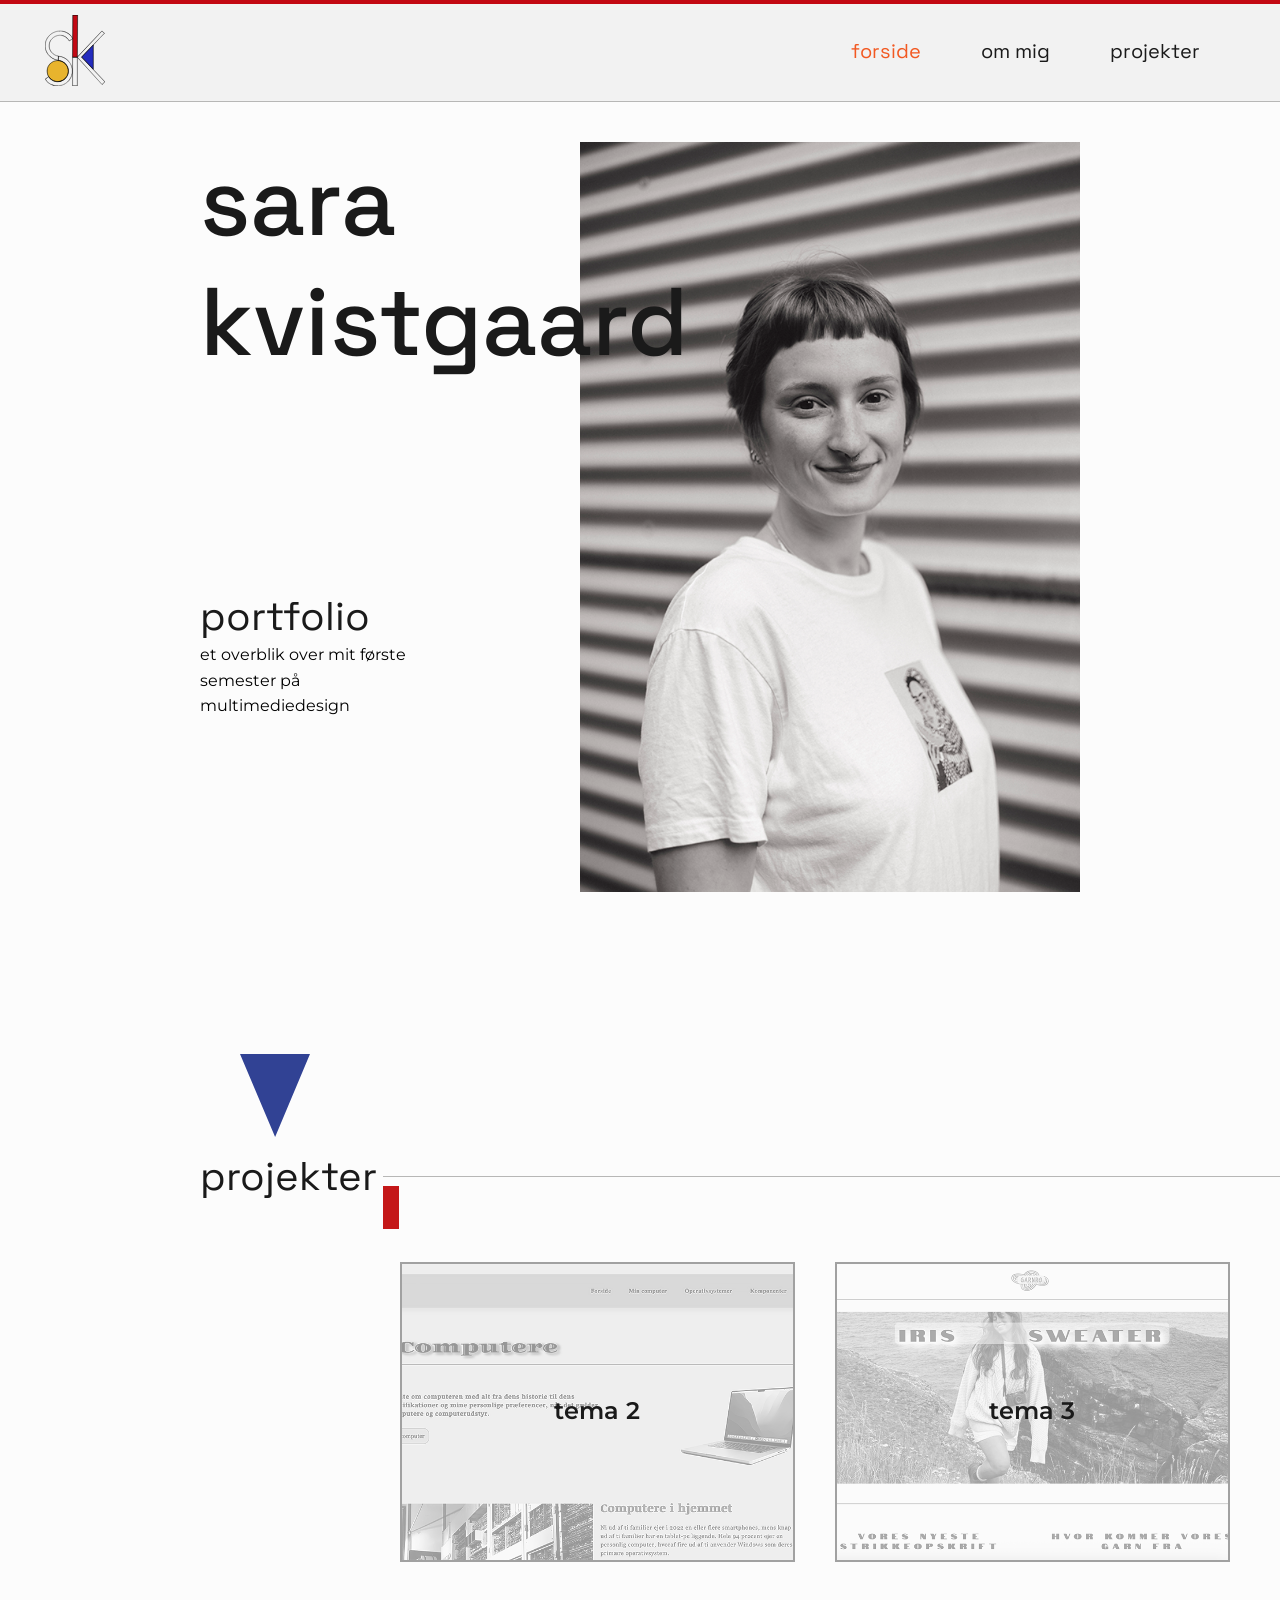
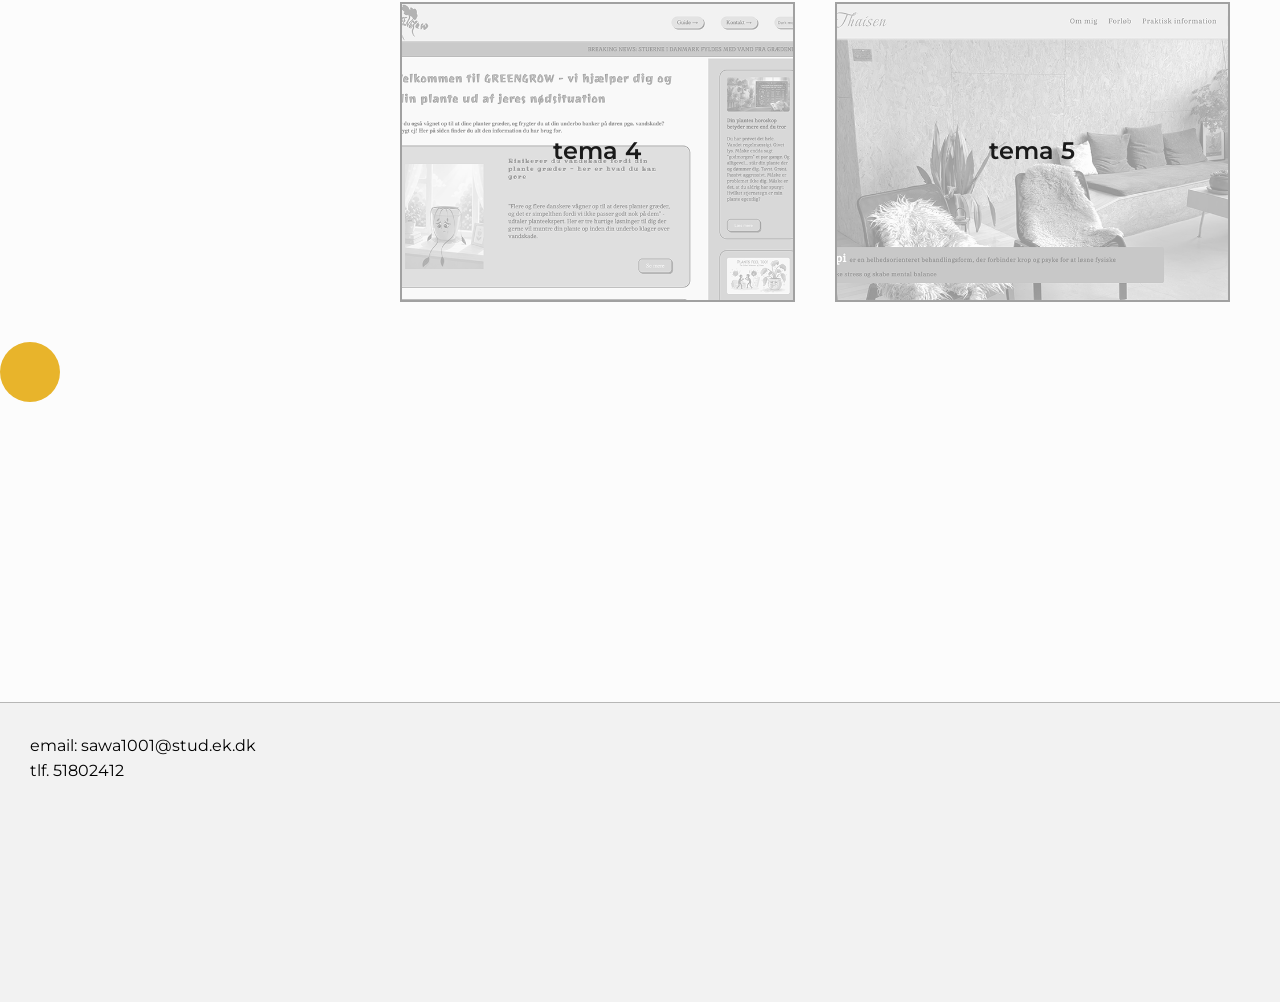
<file: index.html>
<!DOCTYPE html>
<html lang="da">

<head>
    <meta charset="UTF-8">
    <meta name="viewport" content="width=device-width, initial-scale=1.0">

    <meta name="robots" content="noindex">

    <link rel="preconnect" href="https://fonts.googleapis.com">
    <link rel="preconnect" href="https://fonts.gstatic.com" crossorigin>
    <link href="https://fonts.googleapis.com/css2?family=Space+Grotesk:wght@300..700&display=swap" rel="stylesheet">

    <link rel="icon" type="image/x-icon" href="favikon_eksamen.svg">

    <link rel="preconnect" href="https://fonts.googleapis.com">
    <link rel="preconnect" href="https://fonts.gstatic.com" crossorigin>
    <link href="https://fonts.googleapis.com/css2?family=Montserrat:ital,wght@0,100..900;1,100..900&display=swap"
        rel="stylesheet">

    <link rel="stylesheet" href="css/generel.css">
    <link rel="stylesheet" href="css/style.css">
    <link rel="stylesheet" href="css/layout.css">

    <title>Forside</title>
</head>

<body>
    <header class="header_forside">

        <div>
            <a href="index.html">
                <img src="logo_eksamen.svg" alt="logo" />
            </a>
        </div>

        <nav>
            <ul class="menu">
                <li><a class="active" href="index.html">forside</a></li>
                <li><a href="om_mig.html">om mig</a></li>
                <li><a href="projekter.html">projekter</a></li>
            </ul>

            <button class="burger" aria-label="menu">
                <span class="line"></span>
                <span class="line"></span>
                <span class="line"></span>
            </button>
        </nav>

    </header>

    <main>
        <div class="forside">

            <h1>sara kvistgaard</h1>
            <img class="forside_img" src="img/portraet_eksamen.webp" alt="portraet">


            <div class="forside_portfolio">
                <h2>portfolio</h2>
                <p>et overblik over mit første semester på multimediedesign</p>
                <img class="geometrisk_form trekant forside_trekant" src="geometriske_former/triangle.svg"
                    alt="trekant">
            </div>



        </div>



        <div class="tema_subheader" id="forside_projekter">
            <div>
                <h2>projekter</h2>
            </div>
            <div class="grey_line">
                <div class="firkant firkant_forside"> <img class="firkant_img" src="geometriske_former/rectangle.svg"
                        alt="firkant">
                </div>
            </div>

        </div>



        <div class="forside_temaer">
            <a href="tema_2.html">
                <div class="grid_1-1-1">

                    <p>tema 2</p>
                    <img class="img_grid1-1-1" src="img/tema_2_loesning.webp" alt="tema 2">
                </div>
            </a>

            <a href="tema_3.html">
                <div class="grid_1-1-1">

                    <p>tema 3</p>
                    <img class="img_grid1-1-1" src="img/tema_3_loesning.webp" alt="tema 3">
                </div>
            </a>

            <a href="tema_4.html">
                <div class="grid_1-1-1">

                    <p>tema 4</p>
                    <img class="img_grid1-1-1" src="img/tema_4_loesning.webp" alt="tema 4">
                </div>
            </a>

            <a href="tema_5.html">
                <div class="grid_1-1-1">

                    <p>tema 5</p>
                    <img class="img_grid1-1-1" src="img/tema_5_loesning.webp" alt="tema 5">
                </div>
            </a>

        </div>

        <img class="geometrisk_form circle_forside" src="geometriske_former/circle.svg" alt="cirkel">




    </main>

    <footer>
        <p>email: sawa1001@stud.ek.dk <br> tlf. 51802412</p>
    </footer>


    <script src="js/burger.js"></script>
</body>

</html>
</file>
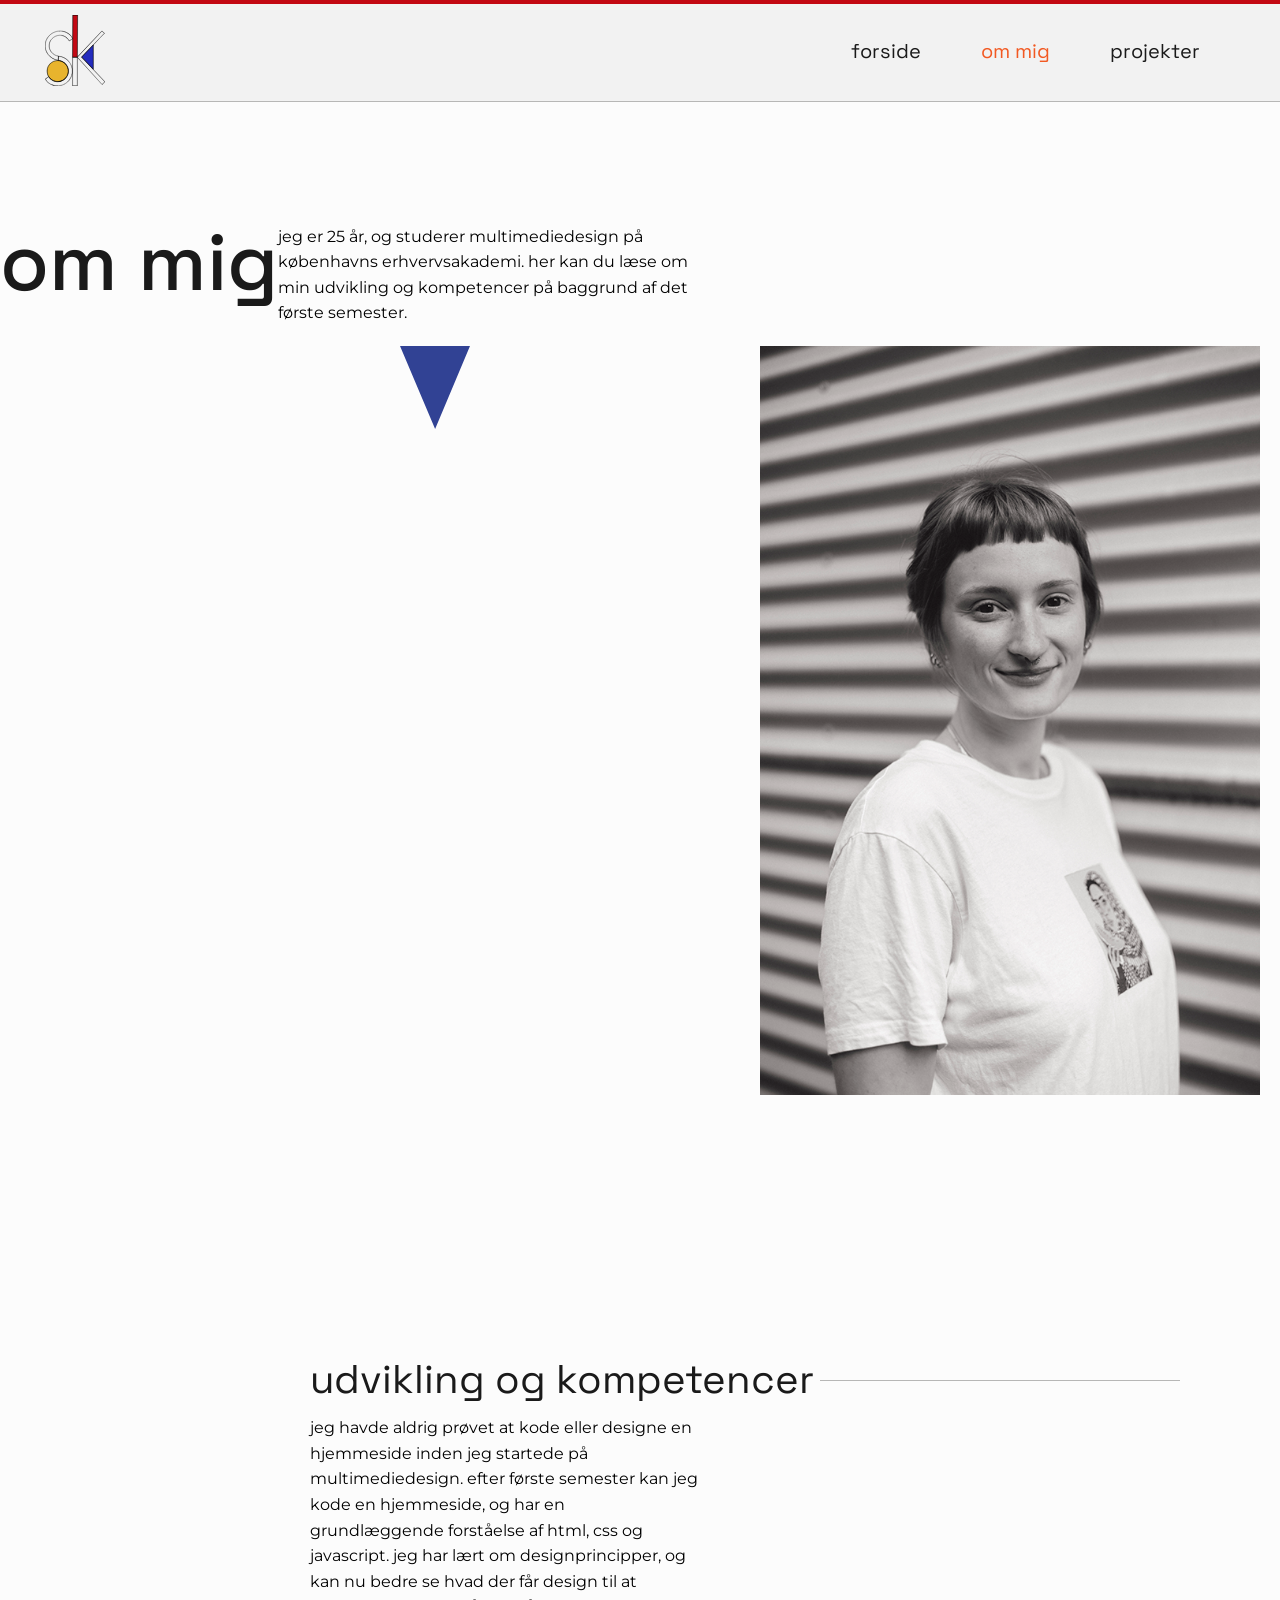
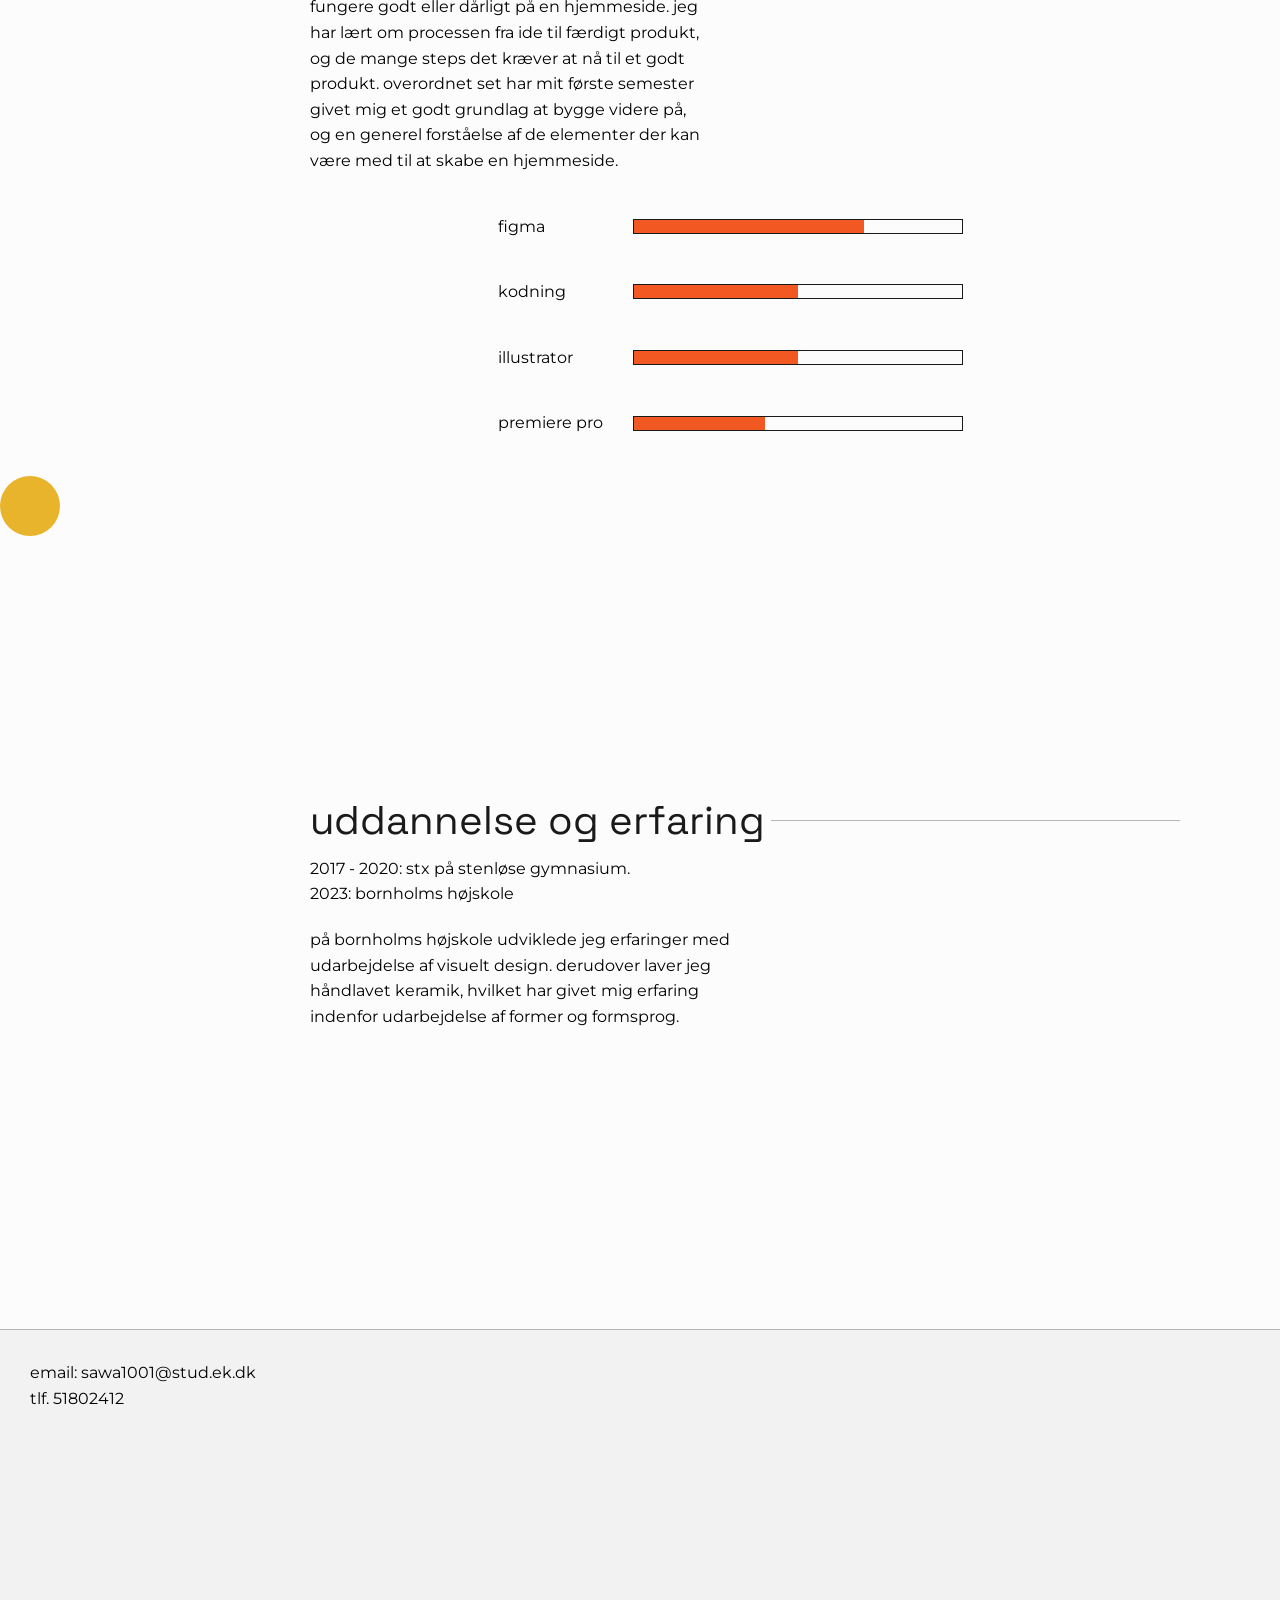
<file: om_mig.html>
<!DOCTYPE html>
<html lang="da">

<head>
    <meta charset="UTF-8">
    <meta name="viewport" content="width=device-width, initial-scale=1.0">

    <meta name="robots" content="noindex">

    <link rel="preconnect" href="https://fonts.googleapis.com">
    <link rel="preconnect" href="https://fonts.gstatic.com" crossorigin>
    <link href="https://fonts.googleapis.com/css2?family=Space+Grotesk:wght@300..700&display=swap" rel="stylesheet">

    <link rel="icon" type="image/x-icon" href="favikon_eksamen.svg">

    <link rel="preconnect" href="https://fonts.googleapis.com">
    <link rel="preconnect" href="https://fonts.gstatic.com" crossorigin>
    <link href="https://fonts.googleapis.com/css2?family=Montserrat:ital,wght@0,100..900;1,100..900&display=swap"
        rel="stylesheet">

    <link rel="stylesheet" href="css/generel.css">
    <link rel="stylesheet" href="css/style.css">
    <link rel="stylesheet" href="css/layout.css">

    <title>Om mig</title>

</head>

<body>

    <header class="header_tema2-5">

        <div>
            <a href="index.html">
                <img src="logo_eksamen.svg" alt="logo" />
            </a>
        </div>

        <nav>
            <ul class="menu">
                <li><a href="index.html">forside</a></li>
                <li><a class="active" href="om_mig.html">om mig</a></li>
                <li><a href="projekter.html">projekter</a></li>
            </ul>

            <button class="burger" aria-label="menu">
                <span class="line"></span>
                <span class="line"></span>
                <span class="line"></span>
            </button>
        </nav>



    </header>





    <main>

        <div>
            <div class="om_mig">
                <h1>om mig</h1>
                <div>
                    <p>jeg er 25 år, og studerer multimediedesign på københavns erhvervsakademi. her kan du læse om min
                        udvikling og
                        kompetencer på baggrund af det første semester.</p>
                </div>
            </div>

            <div class="portraet_trekant">
                <img class="portraet" src="img/portraet_eksamen.webp" alt="portraet">

                <img class="geometrisk_form trekant om_mig_trekant" src="geometriske_former/triangle.svg" alt="trekant">
            </div>

        </div>



        <div class="udvikling_kompetencer">
            <div class="tema_subheader">
                <div>
                    <h2>udvikling og kompetencer</h2>
                </div>
                <div class="grey_line"></div>
            </div>

            <div class="grid_udvikling_kompetencer">
                <div>
                    <p>
                        jeg havde aldrig prøvet at kode eller designe en hjemmeside inden jeg startede på
                        multimediedesign.
                        efter første
                        semester kan jeg kode en hjemmeside, og har en grundlæggende forståelse af html, css og
                        javascript.
                        jeg
                        har lært om
                        designprincipper, og kan nu bedre se hvad der får design til at fungere godt eller dårligt på en
                        hjemmeside. jeg har
                        lært om processen fra ide til færdigt produkt, og de mange steps det kræver at nå til et godt
                        produkt.
                        overordnet set
                        har mit første semester givet mig et godt grundlag at bygge videre på, og en generel forståelse
                        af
                        de
                        elementer der kan
                        være med til at skabe en hjemmeside.
                    </p>
                </div>

                <div class="bars">
                    <div class="grid_1-3">
                        <div>
                            <p class="p">figma</p>
                        </div>
                        <div class="kompetence_bar_figma"></div>
                    </div>

                    <div class="grid_1-3">
                        <div>
                            <p>kodning</p>
                        </div>
                        <div class="kompetence_bar_kodning"></div>
                    </div>

                    <div class="grid_1-3">
                        <div>
                            <p>illustrator</p>
                        </div>
                        <div class="kompetence_bar_illustrator"></div>
                    </div>

                    <div class="grid_1-3">
                        <div>
                            <p>premiere pro</p>
                        </div>
                        <div class="kompetence_bar_premiere"></div>
                    </div>
                </div>
            </div>

        </div>

        <img class="geometrisk_form om_mig_circel_1 tema_2-5_circle_loesning" src="geometriske_former/circle.svg"
            alt="cirkel">





        <div class="uddannelse_erfaring">
            <div class="tema_subheader">
                <div>
                    <h2>uddannelse og erfaring</h2>
                </div>
                <div class="grey_line"></div>
            </div>

            <div class="uddannelse_erfaring_p">
                <p>2017 - 2020: stx på stenløse gymnasium. <br> </p>
                <p>2023: bornholms højskole</p>
            </div>
            <div class="uddannelse_erfaring_p forklarende_erfaring">
                <p>på bornholms højskole udviklede jeg erfaringer med udarbejdelse af visuelt design.
                    derudover laver
                    jeg håndlavet keramik, hvilket har givet mig erfaring indenfor udarbejdelse af former og
                    formsprog.
                </p>
            </div>
        </div>





    </main>




    <footer>
        <p>email: sawa1001@stud.ek.dk <br> tlf. 51802412</p>
    </footer>



    <script src=" js/burger.js">
    </script>
</body>

</html>
</file>
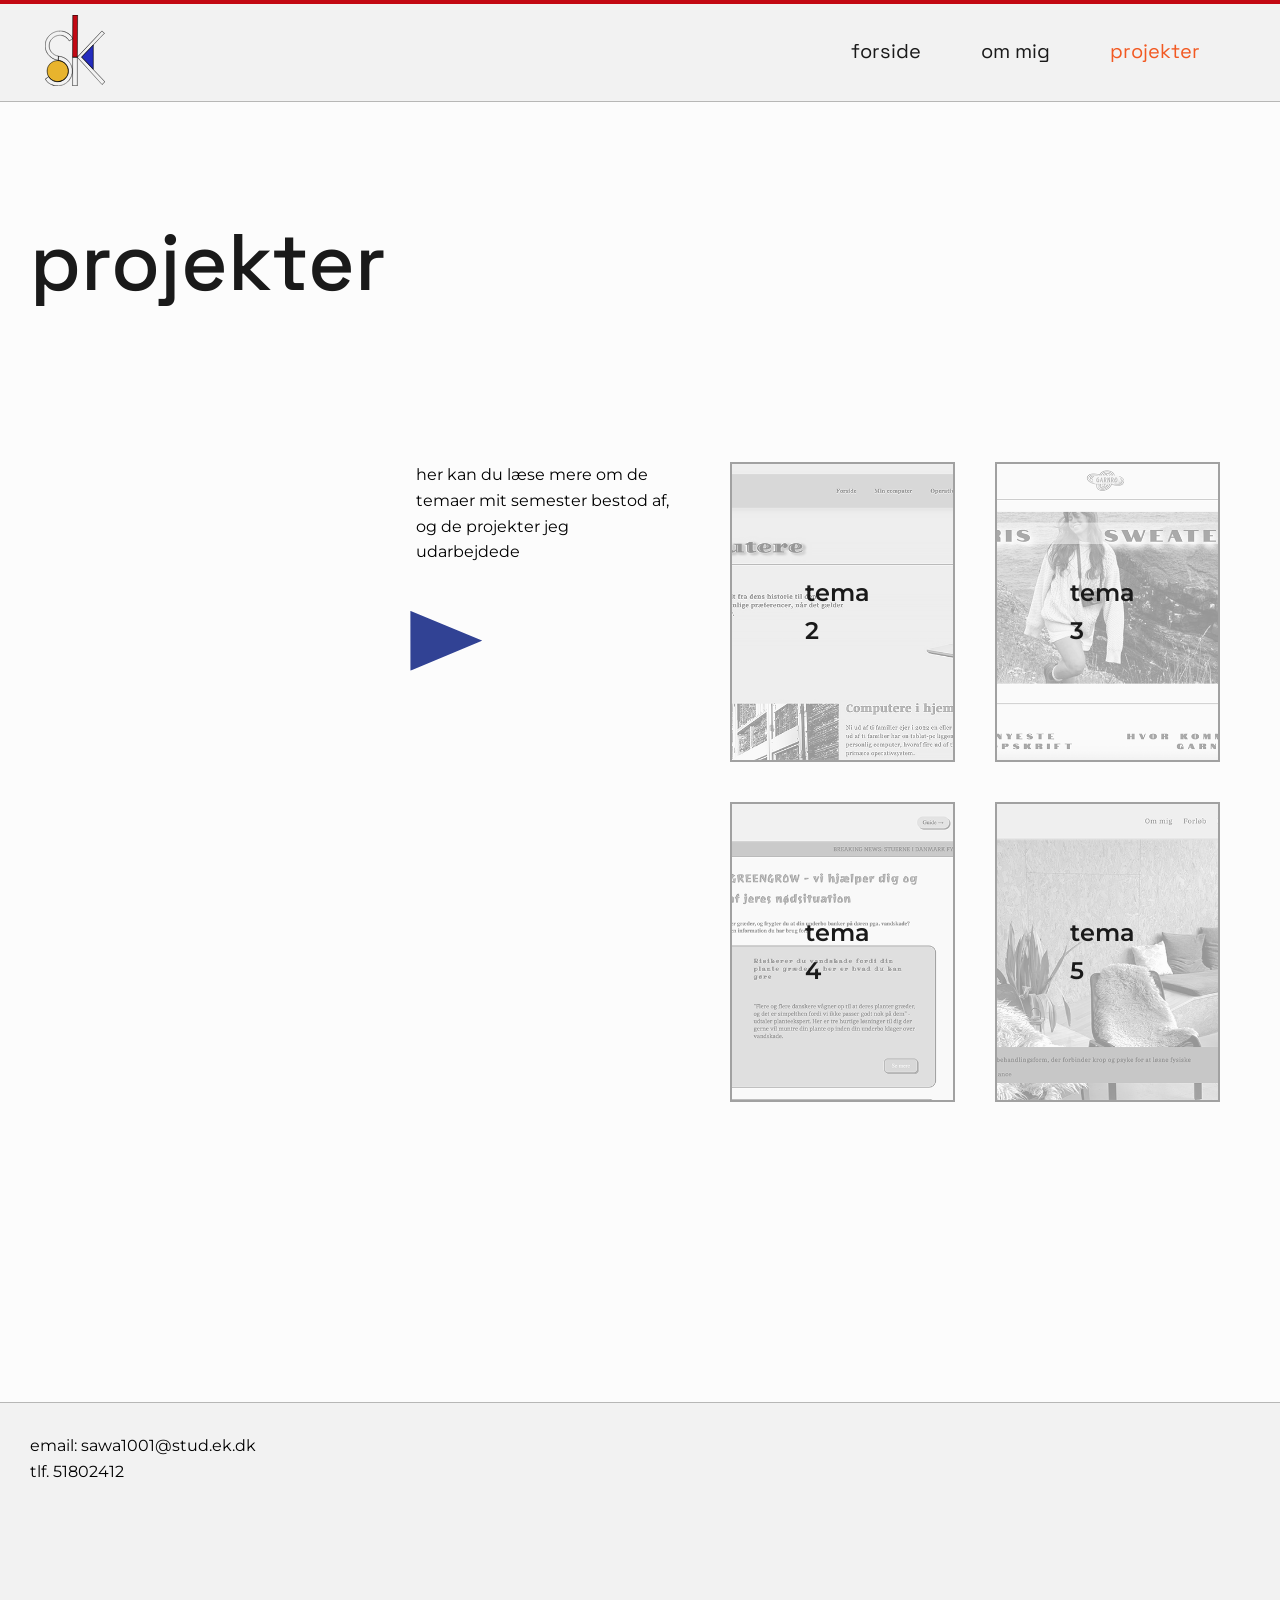
<file: projekter.html>
<!DOCTYPE html>
<html lang="da">

<head>
    <meta charset="UTF-8">
    <meta name="viewport" content="width=device-width, initial-scale=1.0">

    <meta name="robots" content="noindex">

    <link rel="preconnect" href="https://fonts.googleapis.com">
    <link rel="preconnect" href="https://fonts.gstatic.com" crossorigin>
    <link href="https://fonts.googleapis.com/css2?family=Space+Grotesk:wght@300..700&display=swap" rel="stylesheet">

    <link rel="icon" type="image/x-icon" href="favikon_eksamen.svg">

    <link rel="preconnect" href="https://fonts.googleapis.com">
    <link rel="preconnect" href="https://fonts.gstatic.com" crossorigin>
    <link href="https://fonts.googleapis.com/css2?family=Montserrat:ital,wght@0,100..900;1,100..900&display=swap"
        rel="stylesheet">

    <link rel="stylesheet" href="css/generel.css">
    <link rel="stylesheet" href="css/style.css">
    <link rel="stylesheet" href="css/layout.css">

    <title>Projekter</title>

</head>

<body>

    <header class="header_projekter">
        <div>
            <a href="index.html">
                <img src="logo_eksamen.svg" alt="logo" />
            </a>
        </div>

        <nav>
            <ul class="menu">
                <li><a href="index.html">forside</a></li>
                <li><a href="om_mig.html">om mig</a></li>
                <li><a class="active" href="projekter.html">projekter</a></li>
            </ul>

            <button class="burger" aria-label="menu">
                <span class="line"></span>
                <span class="line"></span>
                <span class="line"></span>
            </button>
        </nav>
    </header>



    <main>

        <div class="grid_projekter">


            <h1 class="projekter">projekter</h1>
            <div class="projekter_forklaring">
                <p>her kan du læse mere om de temaer mit semester bestod af, og de
                    projekter
                    jeg udarbejdede
                </p>
                <img class="geometrisk_form trekant_projekter" src="geometriske_former/triangle.svg" alt="trekant">
            </div>
            <div class="forside_temaer">
                <a href="tema_2.html">
                    <div class="grid_1-1-1 projekter_img">

                        <p>tema 2</p>
                        <img class="img_grid1-1-1" src="img/tema_2_loesning.webp" alt="tema 2">
                    </div>
                </a>

                <a href="tema_3.html">
                    <div class="grid_1-1-1 projekter_img">

                        <p>tema 3</p>
                        <img class="img_grid1-1-1" src="img/tema_3_loesning.webp" alt="tema 3">
                    </div>
                </a>

                <a href="tema_4.html">
                    <div class="grid_1-1-1 projekter_img">

                        <p>tema 4</p>
                        <img class="img_grid1-1-1" src="img/tema_4_loesning.webp" alt="tema 4">
                    </div>
                </a>

                <a href="tema_5.html">
                    <div class="grid_1-1-1 projekter_img">

                        <p>tema 5</p>
                        <img class="img_grid1-1-1" src="img/tema_5_loesning.webp" alt="tema 5">
                    </div>
                </a>

            </div>

        </div>


    </main>



    <footer>
        <p>email: sawa1001@stud.ek.dk <br> tlf. 51802412</p>
    </footer>



    <script src="js/burger.js"></script>
</body>

</html>
</file>
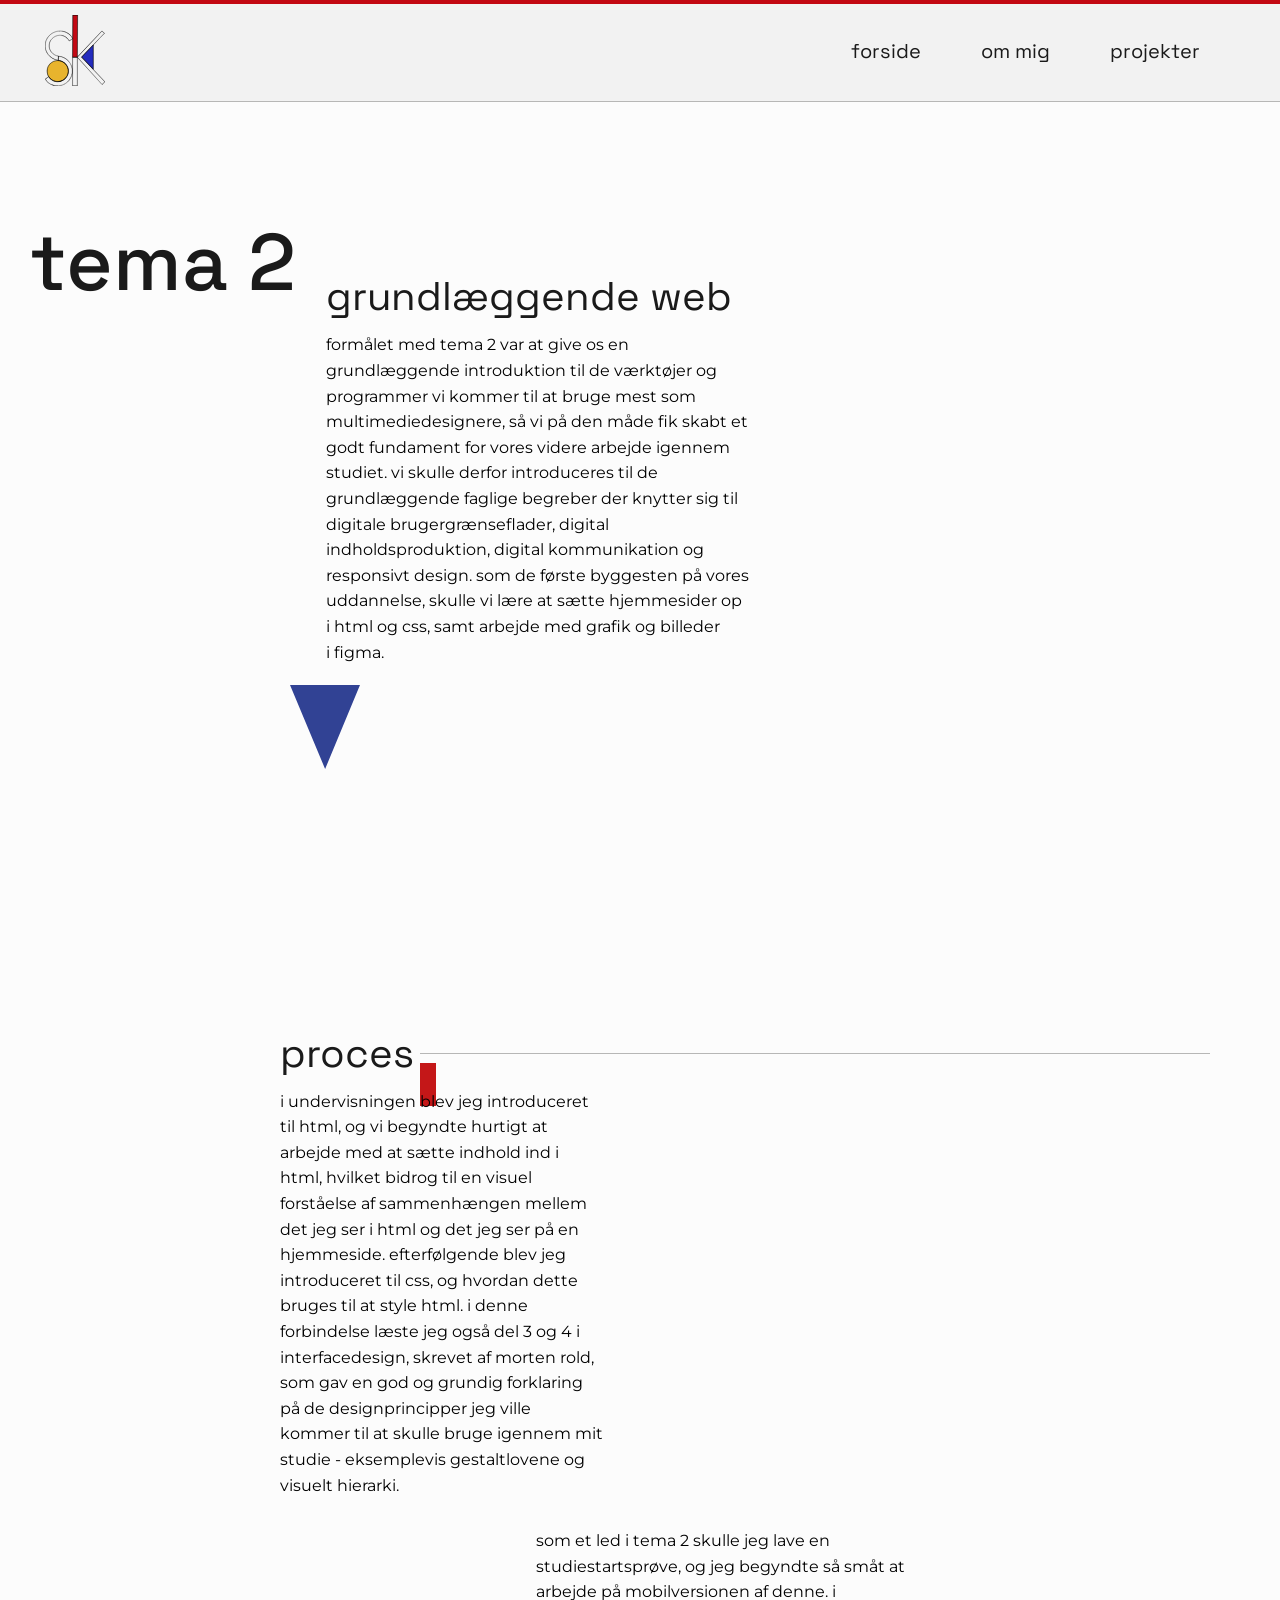
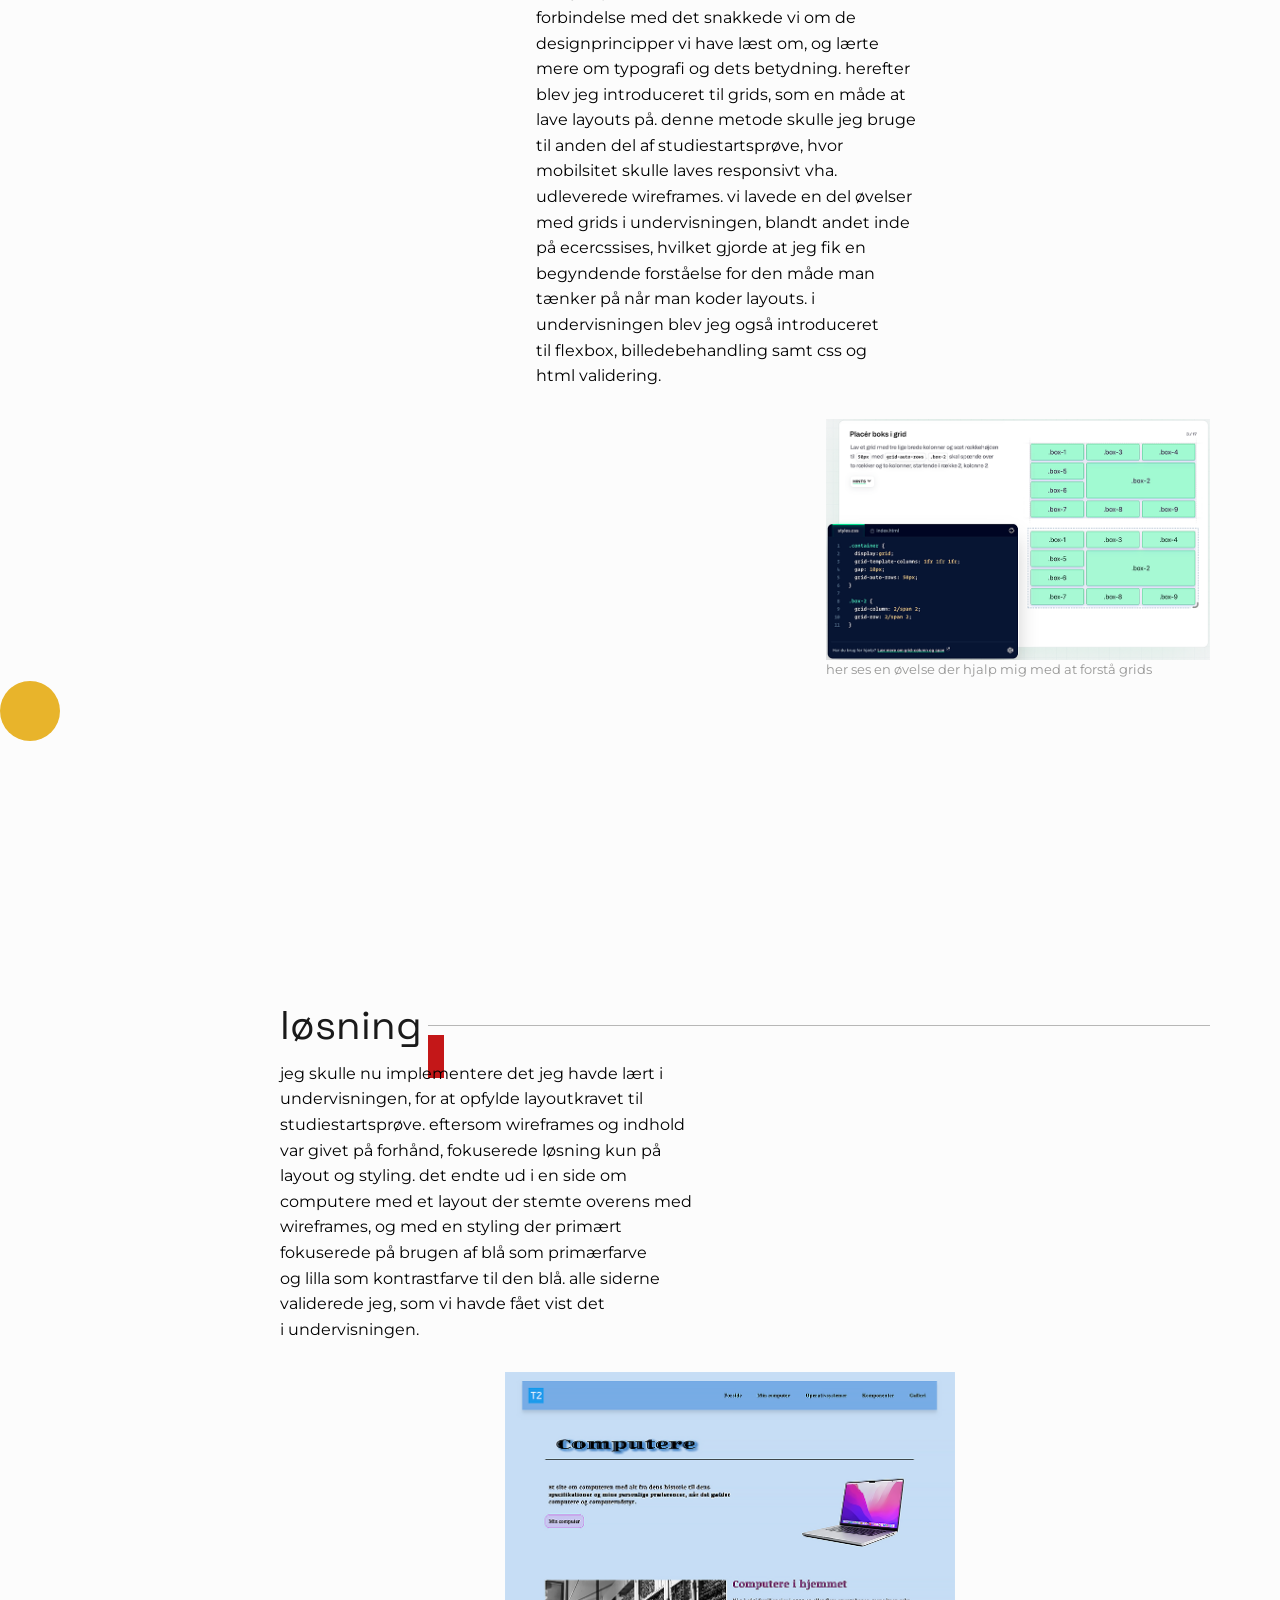
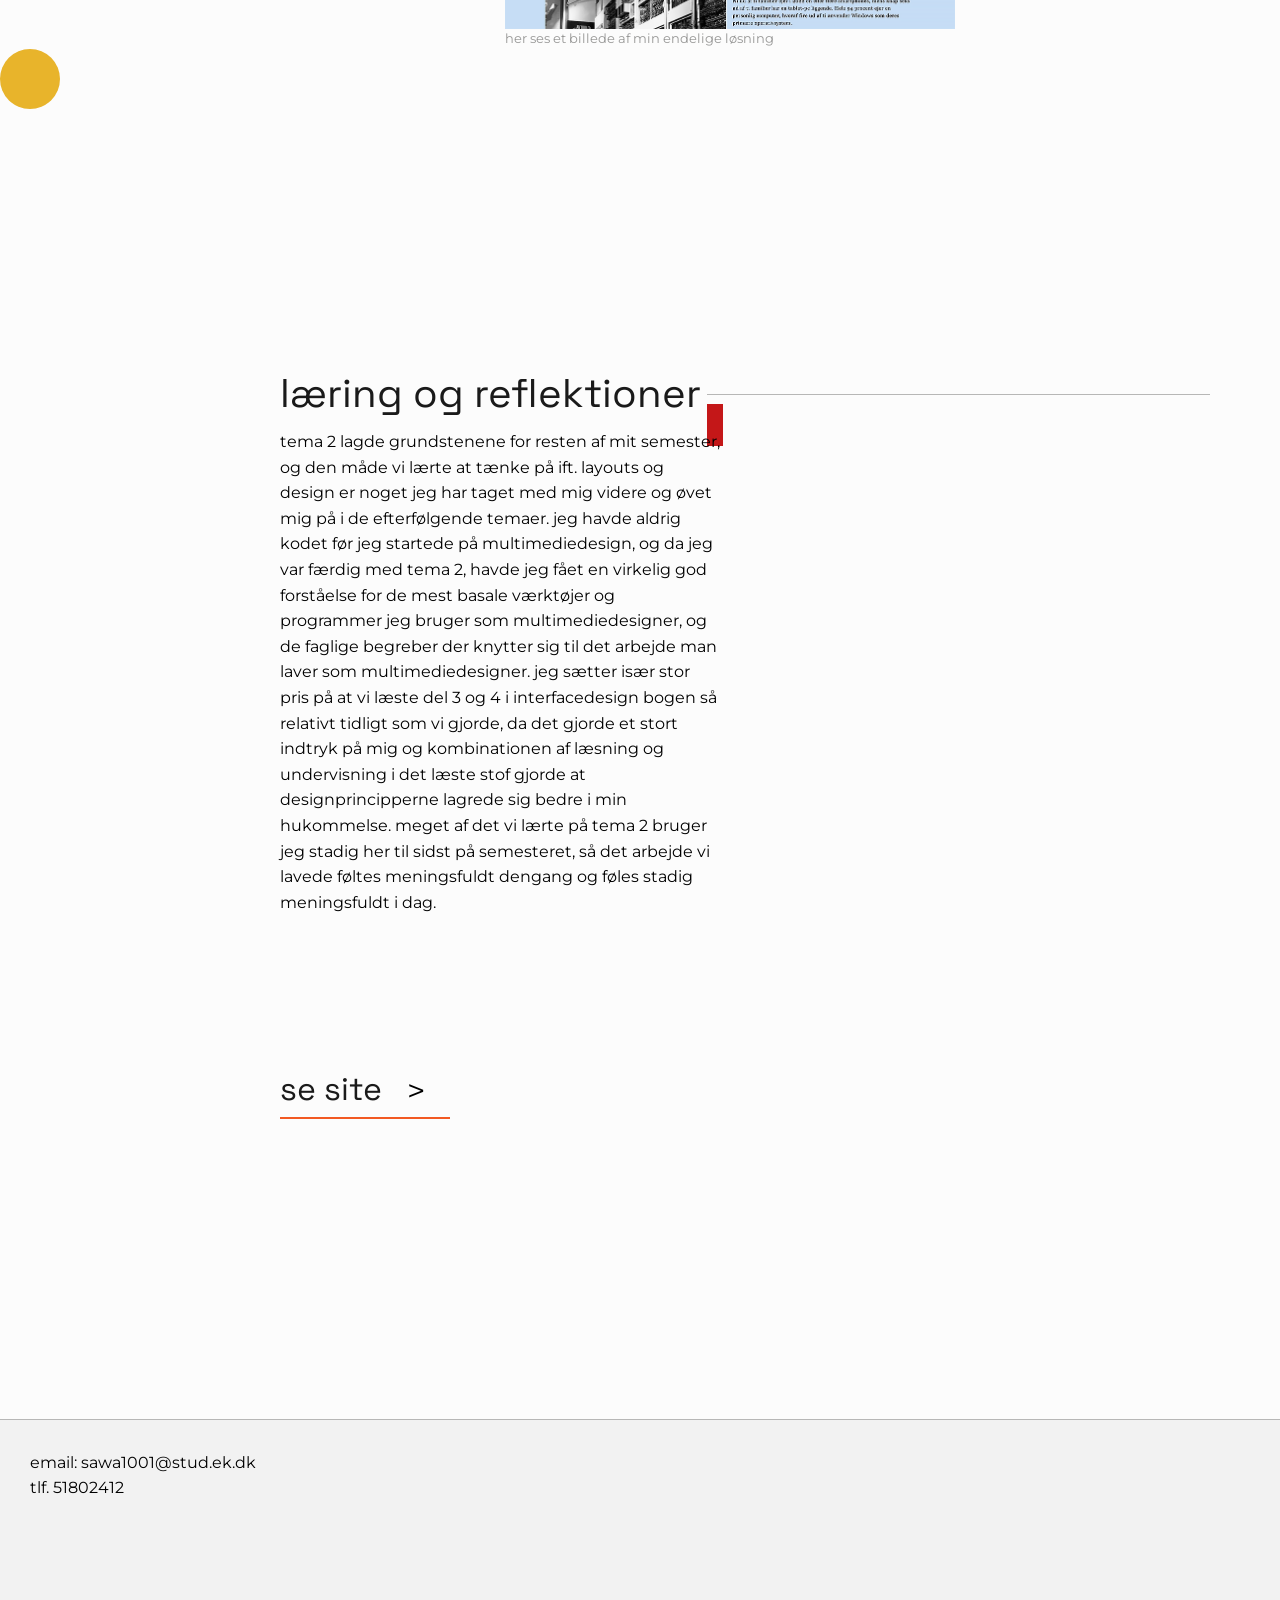
<file: tema_2.html>
<!DOCTYPE html>
<html lang="da">

<head>
    <meta charset="UTF-8">
    <meta name="viewport" content="width=device-width, initial-scale=1.0">

    <meta name="robots" content="noindex">

    <link rel="preconnect" href="https://fonts.googleapis.com">
    <link rel="preconnect" href="https://fonts.gstatic.com" crossorigin>
    <link href="https://fonts.googleapis.com/css2?family=Space+Grotesk:wght@300..700&display=swap" rel="stylesheet">

    <link rel="icon" type="image/x-icon" href="favikon_eksamen.svg">

    <link rel="preconnect" href="https://fonts.googleapis.com">
    <link rel="preconnect" href="https://fonts.gstatic.com" crossorigin>
    <link href="https://fonts.googleapis.com/css2?family=Montserrat:ital,wght@0,100..900;1,100..900&display=swap"
        rel="stylesheet">

    <link rel="stylesheet" href="css/generel.css">
    <link rel="stylesheet" href="css/style.css">
    <link rel="stylesheet" href="css/layout.css">


    <title>Tema 2</title>

</head>

<body>

    <header class="header_tema2-5">
        <div>
            <a href="index.html">
                <img src="logo_eksamen.svg" alt="logo" />
            </a>
        </div>

        <nav>
            <ul class="menu">
                <li><a href="index.html">forside</a></li>
                <li><a href="om_mig.html">om mig</a></li>
                <li><a href="projekter.html">projekter</a></li>
            </ul>

            <button class="burger" aria-label="menu">
                <span class="line"></span>
                <span class="line"></span>
                <span class="line"></span>
            </button>
        </nav>
    </header>


    <main>

        <div class="tema_2-5">
            <h1>tema 2</h1>
            <div>
                <h2>grundlæggende web</h2>
                <p>formålet med tema 2 var at give os en grundlæggende introduktion til de værktøjer og programmer vi
                    kommer
                    til at bruge mest som multimediedesignere,
                    så vi på den måde fik skabt et godt fundament for vores videre arbejde igennem studiet. vi skulle
                    derfor introduceres til de grundlæggende faglige begreber der knytter sig til digitale
                    brugergrænseflader,
                    digital indholdsproduktion, digital kommunikation og responsivt design. som de første byggesten på
                    vores
                    uddannelse, skulle vi lære at sætte hjemmesider op i html og css, samt arbejde med grafik og
                    billeder i
                    figma.
                </p>
            </div>

        </div>

        <img class="geometrisk_form trekant trekant_tema" src="geometriske_former/triangle.svg" alt="trekant">

        <div class="tema_proces">
            <div class="tema_subheader">
                <div>
                    <h2>proces</h2>
                </div>
                <div class="grey_line">
                    <div class="firkant firkant_tema"> <img class="firkant_img" src="geometriske_former/rectangle.svg"
                            alt="firkant">
                    </div>
                </div>

            </div>



            <div class="grid_tema_2-5">
                <div>
                    <p>i undervisningen blev jeg introduceret til html, og vi begyndte hurtigt at arbejde med at sætte
                        indhold ind i html,
                        hvilket bidrog til en visuel forståelse af sammenhængen mellem det jeg ser i html og det jeg ser
                        på
                        en hjemmeside.
                        efterfølgende blev jeg introduceret til css, og hvordan dette bruges til at style html. i denne
                        forbindelse læste jeg
                        også del 3 og 4 i interfacedesign, skrevet af morten rold, som gav en god og grundig forklaring
                        på
                        de
                        designprincipper jeg ville
                        kommer til at skulle bruge igennem mit studie - eksemplevis gestaltlovene og visuelt hierarki.
                    </p>
                </div>

                <div>
                    <p>som et led i tema 2 skulle jeg lave en studiestartsprøve, og jeg begyndte så småt at arbejde på
                        mobilversionen af denne.
                        i forbindelse med det snakkede vi om de designprincipper vi have læst om, og lærte mere om
                        typografi
                        og dets betydning.
                        herefter blev jeg introduceret til grids, som en måde at lave layouts på. denne metode skulle
                        jeg
                        bruge til anden del af
                        studiestartsprøve, hvor mobilsitet skulle laves responsivt vha. udleverede wireframes. vi lavede
                        en
                        del øvelser med
                        grids i undervisningen, blandt andet inde på ecercssises, hvilket gjorde at jeg fik en
                        begyndende
                        forståelse for den
                        måde man tænker på når man koder layouts. i undervisningen blev jeg også introduceret til
                        flexbox,
                        billedebehandling
                        samt css og html validering.</p>
                </div>

                <div>
                    <img src="img/tema_2_proces.webp" alt="proces">
                    <p class="billede-tekst">her ses en øvelse der hjalp mig med at forstå grids</p>
                </div>

            </div>

        </div>


        <img class="geometrisk_form tema_2_circle_proces" src="geometriske_former/circle.svg" alt="cirkel">

        <div class="tema_loesning">
            <div class="tema_subheader">
                <div>
                    <h2>løsning</h2>
                </div>
                <div class="grey_line">
                    <div class="firkant firkant_tema"> <img class="firkant_img" src="geometriske_former/rectangle.svg"
                            alt="firkant">
                    </div>
                </div>

            </div>

            <div class="grid_tema_2-5_loesning">
                <div>
                    <p>jeg skulle nu implementere det jeg havde lært i undervisningen, for at opfylde layoutkravet til
                        studiestartsprøve.
                        eftersom wireframes og indhold var givet på forhånd, fokuserede løsning kun på layout og
                        styling. det endte ud i en side
                        om computere med et layout der stemte overens med wireframes, og med en styling der primært
                        fokuserede på brugen af blå
                        som primærfarve og lilla som kontrastfarve til den blå. alle siderne validerede jeg, som vi
                        havde fået vist det i
                        undervisningen.</p>
                </div>

                <div>
                    <img src="img/tema_2_loesning.webp" alt="loesning">
                    <p class="billede-tekst">her ses et billede af min endelige løsning</p>
                </div>
            </div>
        </div>

        <img class="geometrisk_form circle_loesning tema_2-5_circle_loesning" src="geometriske_former/circle.svg"
            alt="cirkel">

        <div class="tema_2-5_reflektioner">
            <div class="tema_subheader">
                <div>
                    <h2>læring og reflektioner</h2>
                </div>
                <div class="grey_line">
                    <div class="firkant firkant_tema"> <img class="firkant_img" src="geometriske_former/rectangle.svg"
                            alt="firkant">
                    </div>
                </div>
            </div>


            <div class="tema_2-5_reflektioner_p">
                <p>tema 2 lagde grundstenene for resten af mit semester, og den måde vi lærte at tænke på ift.
                    layouts og design er noget jeg har
                    taget med mig videre og øvet mig på i de efterfølgende temaer. jeg havde aldrig kodet før jeg
                    startede på
                    multimediedesign, og da jeg var færdig med tema 2, havde jeg fået en virkelig god forståelse for
                    de mest basale
                    værktøjer og programmer jeg bruger som multimediedesigner, og de faglige begreber der knytter
                    sig til det arbejde man
                    laver som multimediedesigner. jeg sætter især stor pris på at vi læste del 3 og 4 i
                    interfacedesign bogen så relativt
                    tidligt som vi gjorde, da det gjorde et stort indtryk på mig og kombinationen af læsning og
                    undervisning i det læste
                    stof gjorde at designprincipperne lagrede sig bedre i min hukommelse. meget af det vi lærte på
                    tema 2 bruger jeg stadig
                    her til sidst på semesteret, så det arbejde vi lavede føltes meningsfuldt dengang og føles
                    stadig meningsfuldt i dag.</p>
            </div>

        </div>


        <div class="link_og_pil">
            <a class="link" href="https://sarakvistgaard.github.io/Website/" target="_blank">se site</a>
            <p id="link_pil">pil</p>
        </div>





    </main>


    <footer>
        <p>email: sawa1001@stud.ek.dk <br> tlf. 51802412</p>
    </footer>



    <script src="js/burger.js"></script>
    <script src="js/script.js"></script>
</body>

</html>
</file>
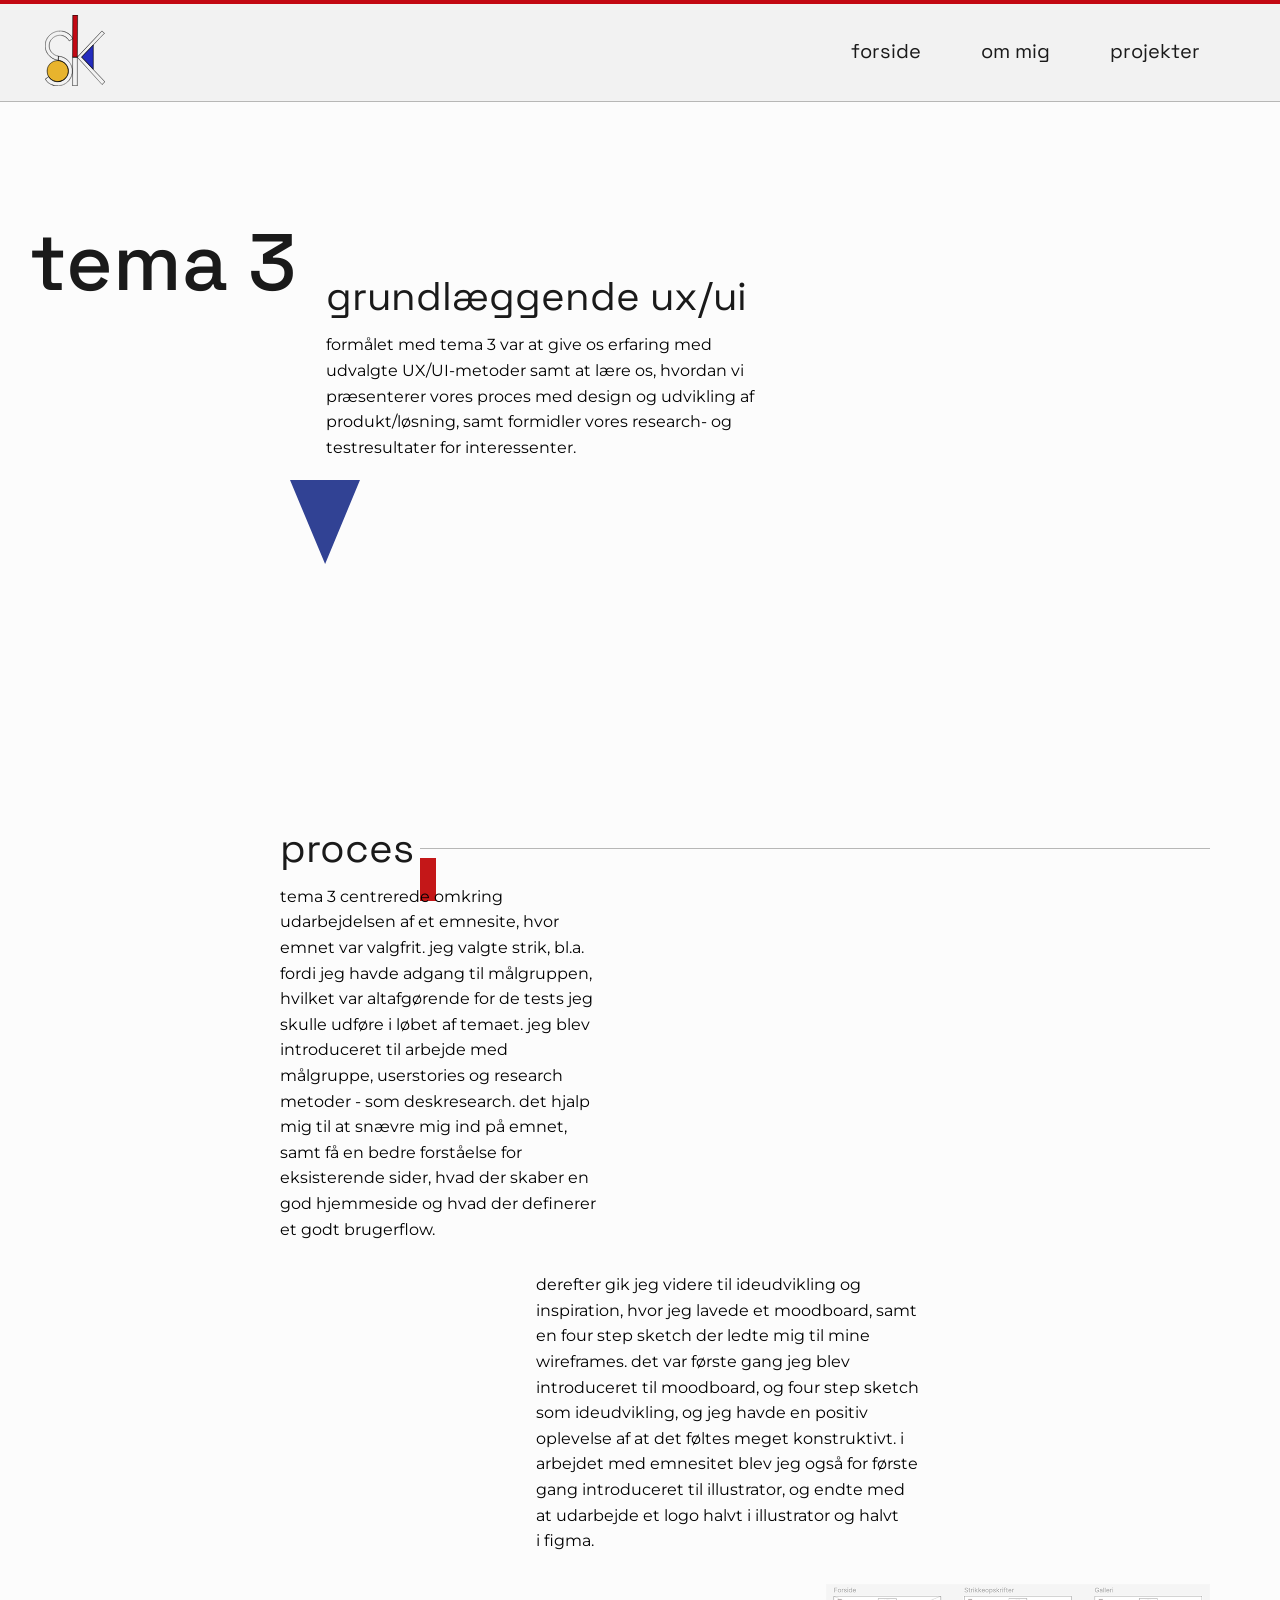
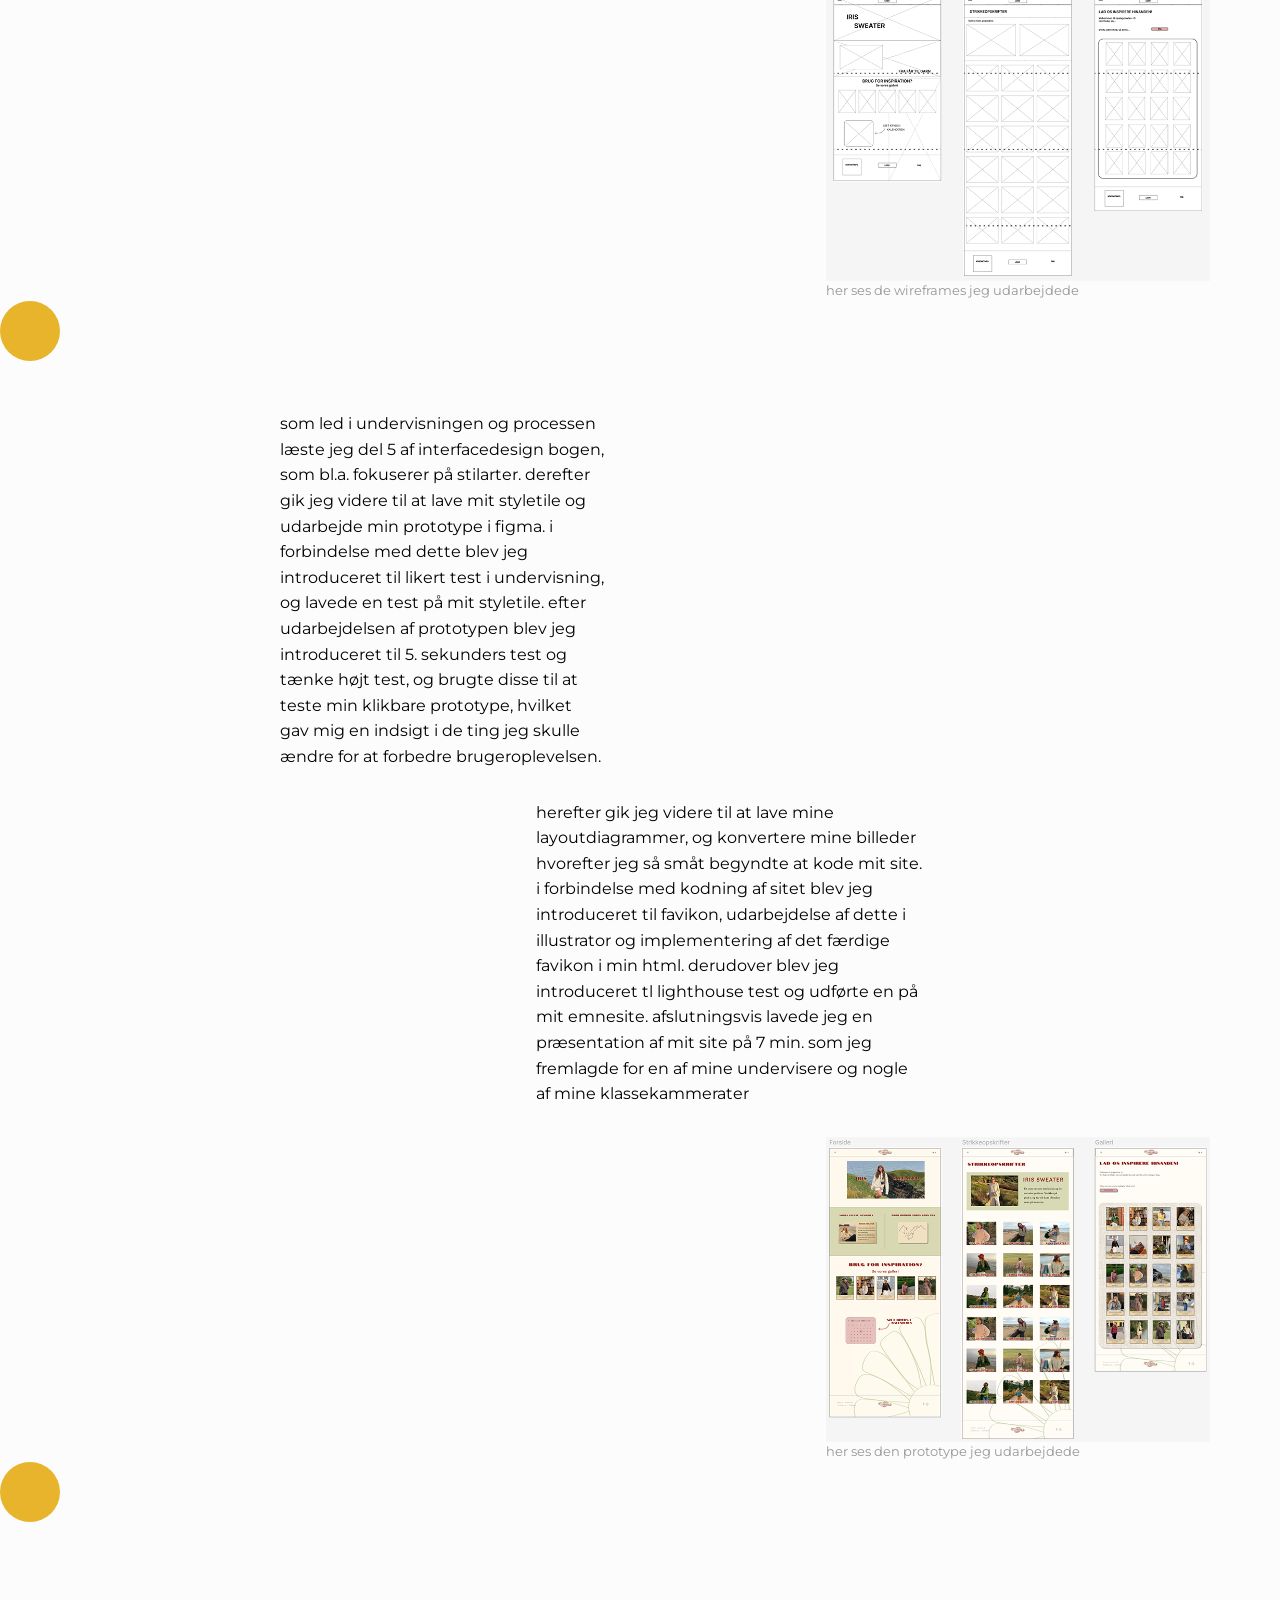
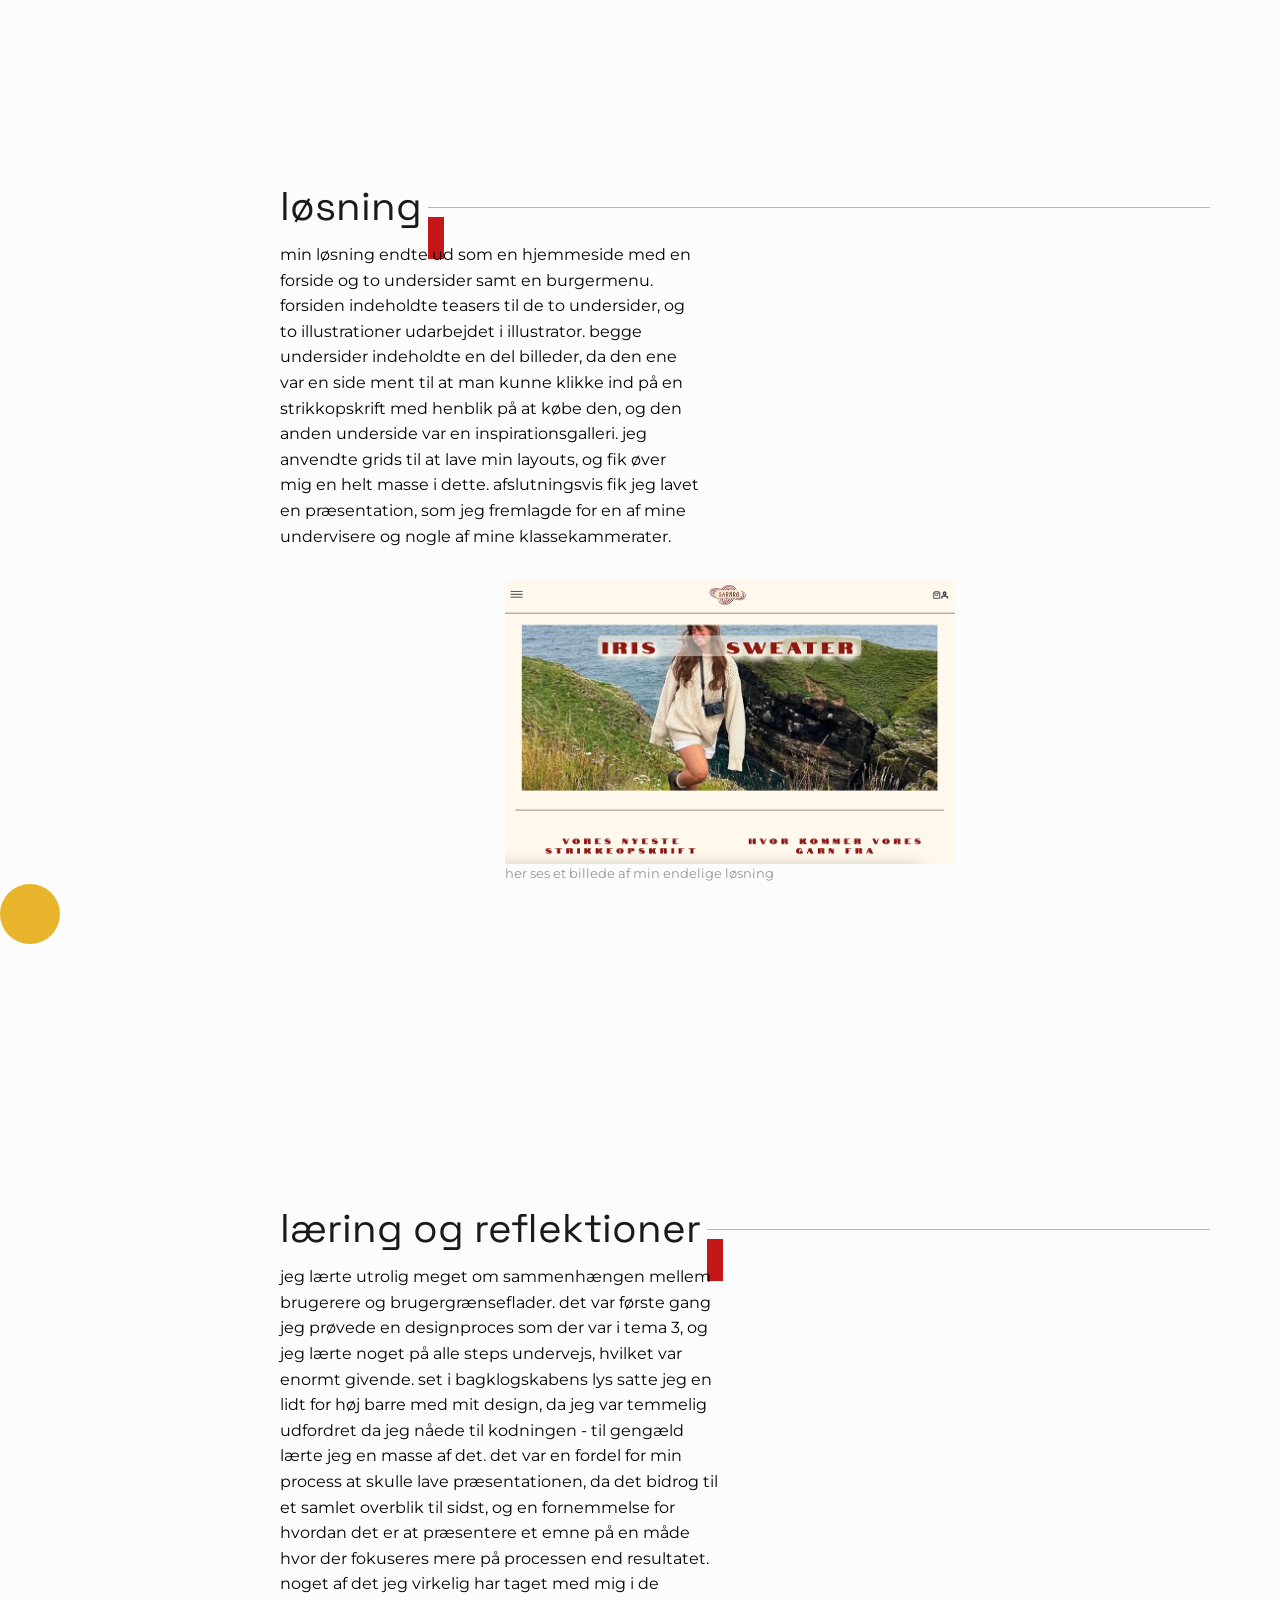
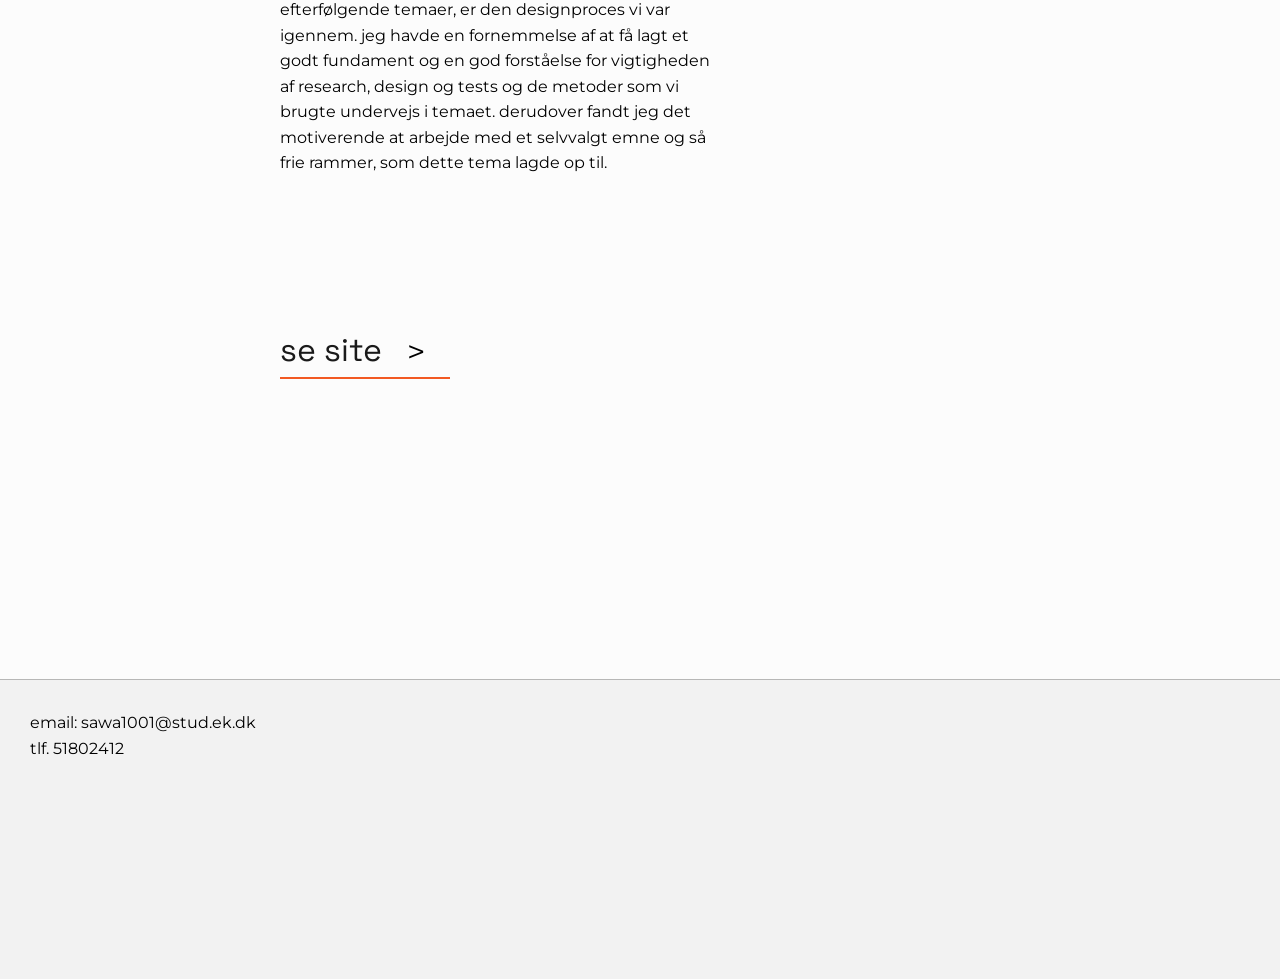
<file: tema_3.html>
<!DOCTYPE html>
<html lang="da">

<head>
    <meta charset="UTF-8">
    <meta name="viewport" content="width=device-width, initial-scale=1.0">

    <meta name="robots" content="noindex">

    <link rel="preconnect" href="https://fonts.googleapis.com">
    <link rel="preconnect" href="https://fonts.gstatic.com" crossorigin>
    <link href="https://fonts.googleapis.com/css2?family=Space+Grotesk:wght@300..700&display=swap" rel="stylesheet">

    <link rel="icon" type="image/x-icon" href="favikon_eksamen.svg">

    <link rel="preconnect" href="https://fonts.googleapis.com">
    <link rel="preconnect" href="https://fonts.gstatic.com" crossorigin>
    <link href="https://fonts.googleapis.com/css2?family=Montserrat:ital,wght@0,100..900;1,100..900&display=swap"
        rel="stylesheet">

    <link rel="stylesheet" href="css/generel.css">
    <link rel="stylesheet" href="css/style.css">
    <link rel="stylesheet" href="css/layout.css">

    <title>Tema 3</title>
</head>

<body>

    <header class="header_tema2-5">
        <div>
            <a href="index.html">
                <img src="logo_eksamen.svg" alt="logo" />
            </a>
        </div>

        <nav>
            <ul class="menu">
                <li><a href="index.html">forside</a></li>
                <li><a href="om_mig.html">om mig</a></li>
                <li><a href="projekter.html">projekter</a></li>
            </ul>

            <button class="burger" aria-label="menu">
                <span class="line"></span>
                <span class="line"></span>
                <span class="line"></span>
            </button>
        </nav>
    </header>



    <main>

        <div class="tema_2-5">
            <h1>tema 3</h1>
            <div>
                <h2>grundlæggende ux/ui</h2>
                <p>formålet med tema 3 var at give os erfaring med udvalgte UX/UI-metoder samt at lære os, hvordan vi
                    præsenterer vores proces med design og udvikling af produkt/løsning, samt formidler vores research-
                    og
                    testresultater for interessenter.
                </p>
            </div>
        </div>

        <img class="geometrisk_form trekant trekant_tema" src="geometriske_former/triangle.svg" alt="trekant">

        <div class="tema_proces">
            <div class="tema_subheader">
                <div>
                    <h2>proces</h2>
                </div>
                <div class="grey_line">
                    <div class="firkant firkant_tema"> <img class="firkant_img" src="geometriske_former/rectangle.svg"
                            alt="firkant">
                    </div>
                </div>
            </div>

            <div class="grid_tema_2-5">
                <div>
                    <p>
                        tema 3 centrerede omkring udarbejdelsen af et emnesite, hvor emnet var valgfrit. jeg valgte
                        strik, bl.a. fordi jeg havde
                        adgang til målgruppen, hvilket var altafgørende for de tests jeg skulle udføre i løbet af
                        temaet. jeg blev introduceret
                        til arbejde med målgruppe, userstories og research metoder - som deskresearch. det hjalp mig til
                        at snævre mig ind på
                        emnet, samt få en bedre forståelse for eksisterende sider, hvad der skaber en god hjemmeside og
                        hvad der definerer et
                        godt brugerflow.
                    </p>
                </div>

                <div>
                    <p>
                        derefter gik jeg videre til ideudvikling og inspiration, hvor jeg lavede et moodboard, samt en
                        four step sketch der
                        ledte mig til mine wireframes. det var første gang jeg blev introduceret til moodboard, og four
                        step sketch som
                        ideudvikling, og jeg havde en positiv oplevelse af at det føltes meget konstruktivt. i arbejdet
                        med emnesitet blev jeg
                        også for første gang introduceret til illustrator, og endte med at udarbejde et logo halvt i
                        illustrator og halvt i
                        figma.
                    </p>
                </div>

                <div>
                    <img src="img/tema_3_proces_1.webp" alt="proces">
                    <p class="billede-tekst">her ses de wireframes jeg udarbejdede</p>
                </div>

            </div>


            <img class="geometrisk_form proces_midt_cirkel tema_3-4_proces" src="geometriske_former/circle.svg"
                alt="cirkel">


            <div class="grid_tema_2-5">

                <div>
                    <p>
                        som led i undervisningen og processen læste jeg del 5 af interfacedesign bogen, som bl.a.
                        fokuserer på stilarter.
                        derefter gik jeg videre til at lave mit styletile og udarbejde min prototype i figma. i
                        forbindelse med dette blev jeg
                        introduceret til likert test i undervisning, og lavede en test på mit styletile. efter
                        udarbejdelsen af prototypen blev
                        jeg introduceret til 5. sekunders test og tænke højt test, og brugte disse til at teste min
                        klikbare prototype, hvilket
                        gav mig en indsigt i de ting jeg skulle ændre for at forbedre brugeroplevelsen.

                    </p>
                </div>

                <div>
                    <p>
                        herefter gik jeg videre til at lave mine layoutdiagrammer, og konvertere mine billeder hvorefter
                        jeg så småt begyndte at
                        kode mit site. i forbindelse med kodning af sitet blev jeg introduceret til favikon,
                        udarbejdelse af dette i illustrator
                        og implementering af det færdige favikon i min html. derudover blev jeg introduceret tl
                        lighthouse test og udførte en på
                        mit emnesite.
                        afslutningsvis lavede jeg en præsentation af mit site på 7 min. som jeg fremlagde for en af mine
                        undervisere og nogle af
                        mine klassekammerater
                    </p>
                </div>

                <div>
                    <img src="img/tema_3_proces_2.webp" alt="proces">
                    <p class="billede-tekst">her ses den prototype jeg udarbejdede</p>
                </div>

            </div>

        </div>


        <img class="geometrisk_form tema_3-5_loesning" src="geometriske_former/circle.svg" alt="cirkel">

        <div class="tema_loesning">
            <div class="tema_subheader">
                <div>
                    <h2>løsning</h2>
                </div>
                <div class="grey_line">
                    <div class="firkant firkant_tema"> <img class="firkant_img" src="geometriske_former/rectangle.svg"
                            alt="firkant">
                    </div>
                </div>
            </div>

            <div class="grid_tema_2-5_loesning">
                <div>
                    <p>
                        min løsning endte ud som en hjemmeside med en forside og to undersider samt en burgermenu.
                        forsiden indeholdte teasers til de to undersider, og to illustrationer udarbejdet i illustrator.
                        begge undersider indeholdte en del billeder, da den ene var en side ment til at man kunne klikke
                        ind på en strikkopskrift med henblik på at købe den,
                        og den anden underside var en inspirationsgalleri. jeg anvendte grids til at lave min layouts,
                        og fik øver mig en helt masse i dette.
                        afslutningsvis fik jeg lavet en præsentation, som jeg fremlagde for en af mine undervisere og
                        nogle af mine klassekammerater.
                    </p>
                </div>

                <div>
                    <img src="img/tema_3_loesning.webp" alt="loesning">
                    <p class="billede-tekst">her ses et billede af min endelige løsning</p>
                </div>
            </div>
        </div>

        <img class="geometrisk_form circle_loesning tema_2-5_circle_loesning" src="geometriske_former/circle.svg"
            alt="cirkel">

        <div class="tema_2-5_reflektioner">
            <div class="tema_subheader">
                <div>
                    <h2>læring og reflektioner</h2>
                </div>
                <div class="grey_line">
                    <div class="firkant firkant_tema"> <img class="firkant_img" src="geometriske_former/rectangle.svg"
                            alt="firkant">
                    </div>
                </div>
            </div>

            <div class="tema_2-5_reflektioner_p">
                <p>jeg lærte utrolig meget om sammenhængen mellem brugerere og brugergrænseflader. det var første
                    gang jeg prøvede en designproces som der var i tema 3, og jeg lærte noget på alle steps
                    undervejs, hvilket var
                    enormt givende. set i bagklogskabens lys satte jeg en lidt for høj barre med mit design, da jeg
                    var temmelig udfordret
                    da jeg nåede til kodningen - til gengæld lærte jeg en masse af det.
                    det var en fordel for min process at skulle lave præsentationen, da det bidrog til et samlet
                    overblik til sidst, og en fornemmelse for hvordan det er at præsentere et emne på en måde hvor
                    der fokuseres mere på
                    processen end resultatet. noget af det jeg virkelig har taget med mig i de efterfølgende temaer,
                    er den designproces vi var igennem. jeg havde en fornemmelse af at få lagt et godt fundament og
                    en god forståelse for vigtigheden af research,
                    design og tests og de metoder som vi brugte undervejs i temaet. derudover fandt jeg det
                    motiverende at arbejde med et
                    selvvalgt emne og så frie rammer, som dette tema lagde op til.</p>
            </div>
        </div>


        <div class="link_og_pil">
            <a class="link" href="https://sarakvistgaard.github.io/emnesite/" target="_blank">se site</a>
            <p id="link_pil">pil</p>
        </div>





    </main>






    <footer>
        <p>email: sawa1001@stud.ek.dk <br> tlf. 51802412</p>
    </footer>


    <script src="js/burger.js"></script>
    <script src="js/script.js"></script>
</body>

</html>
</file>
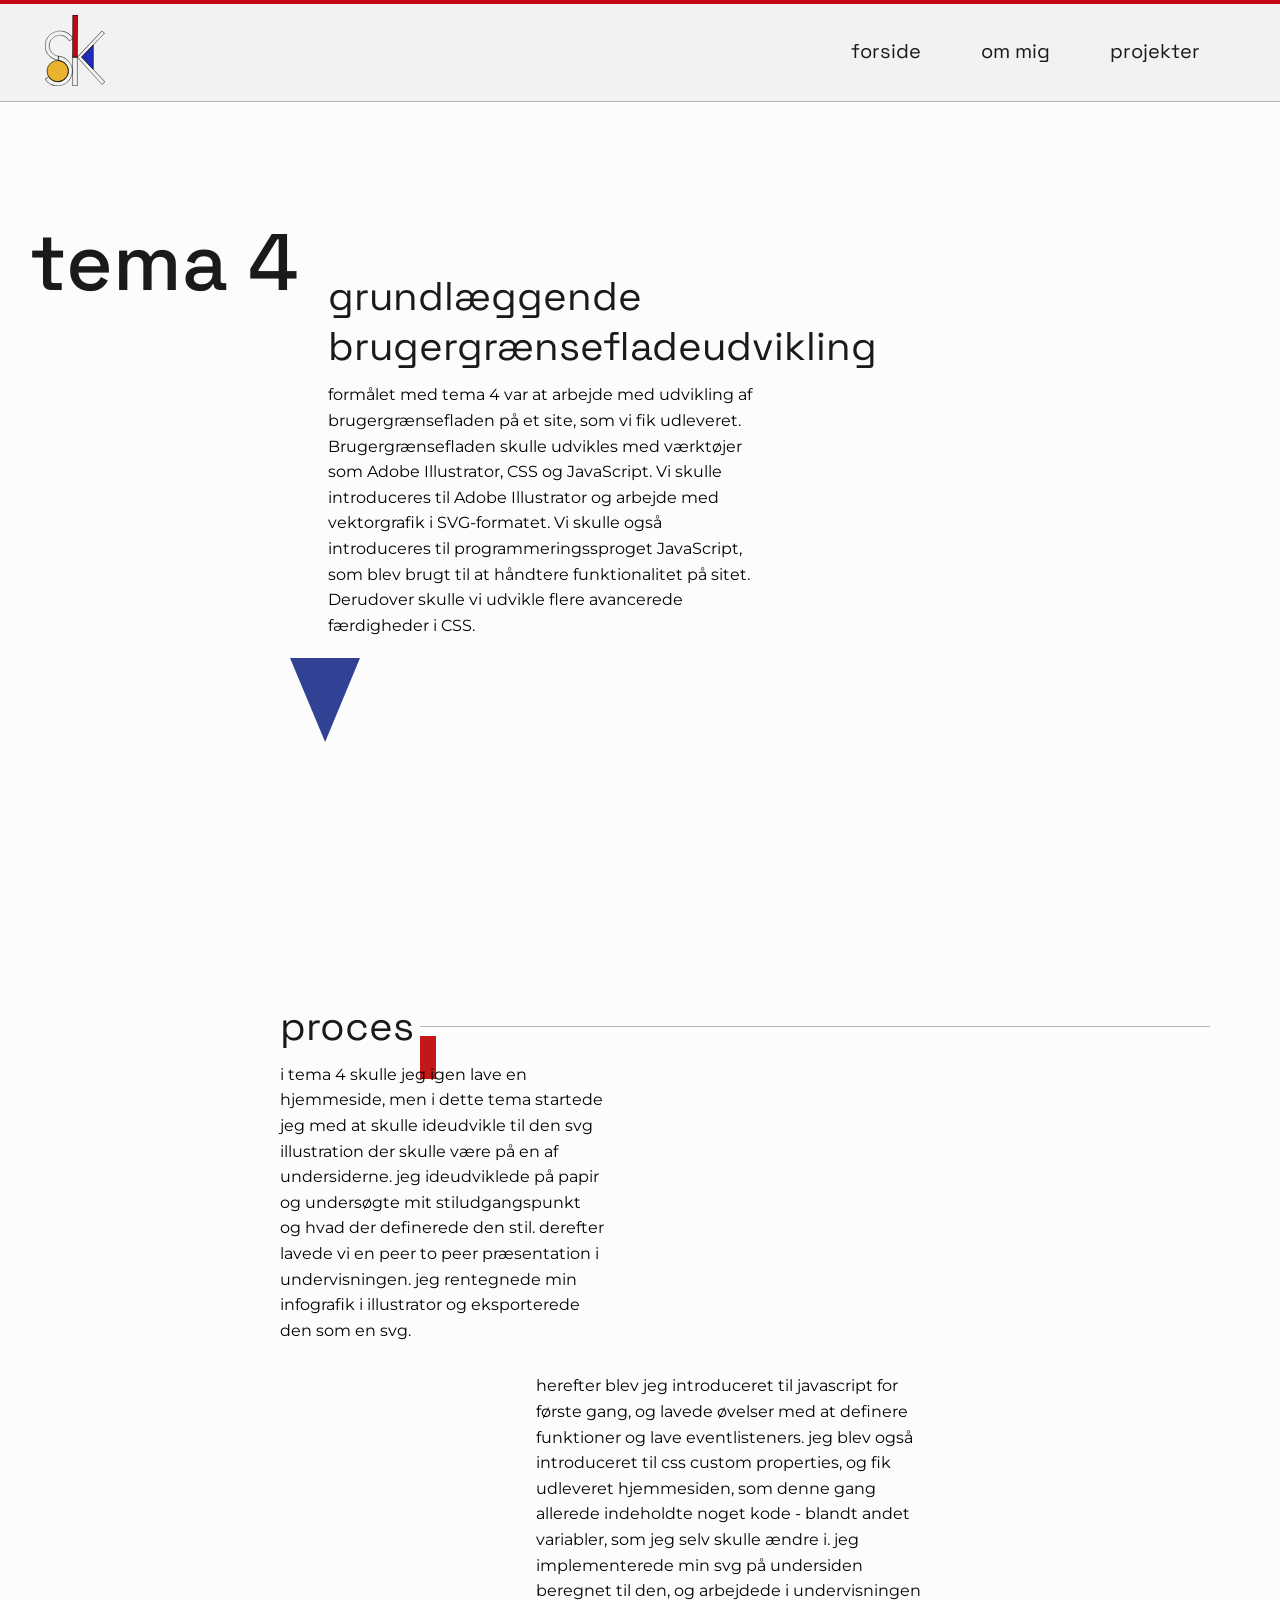
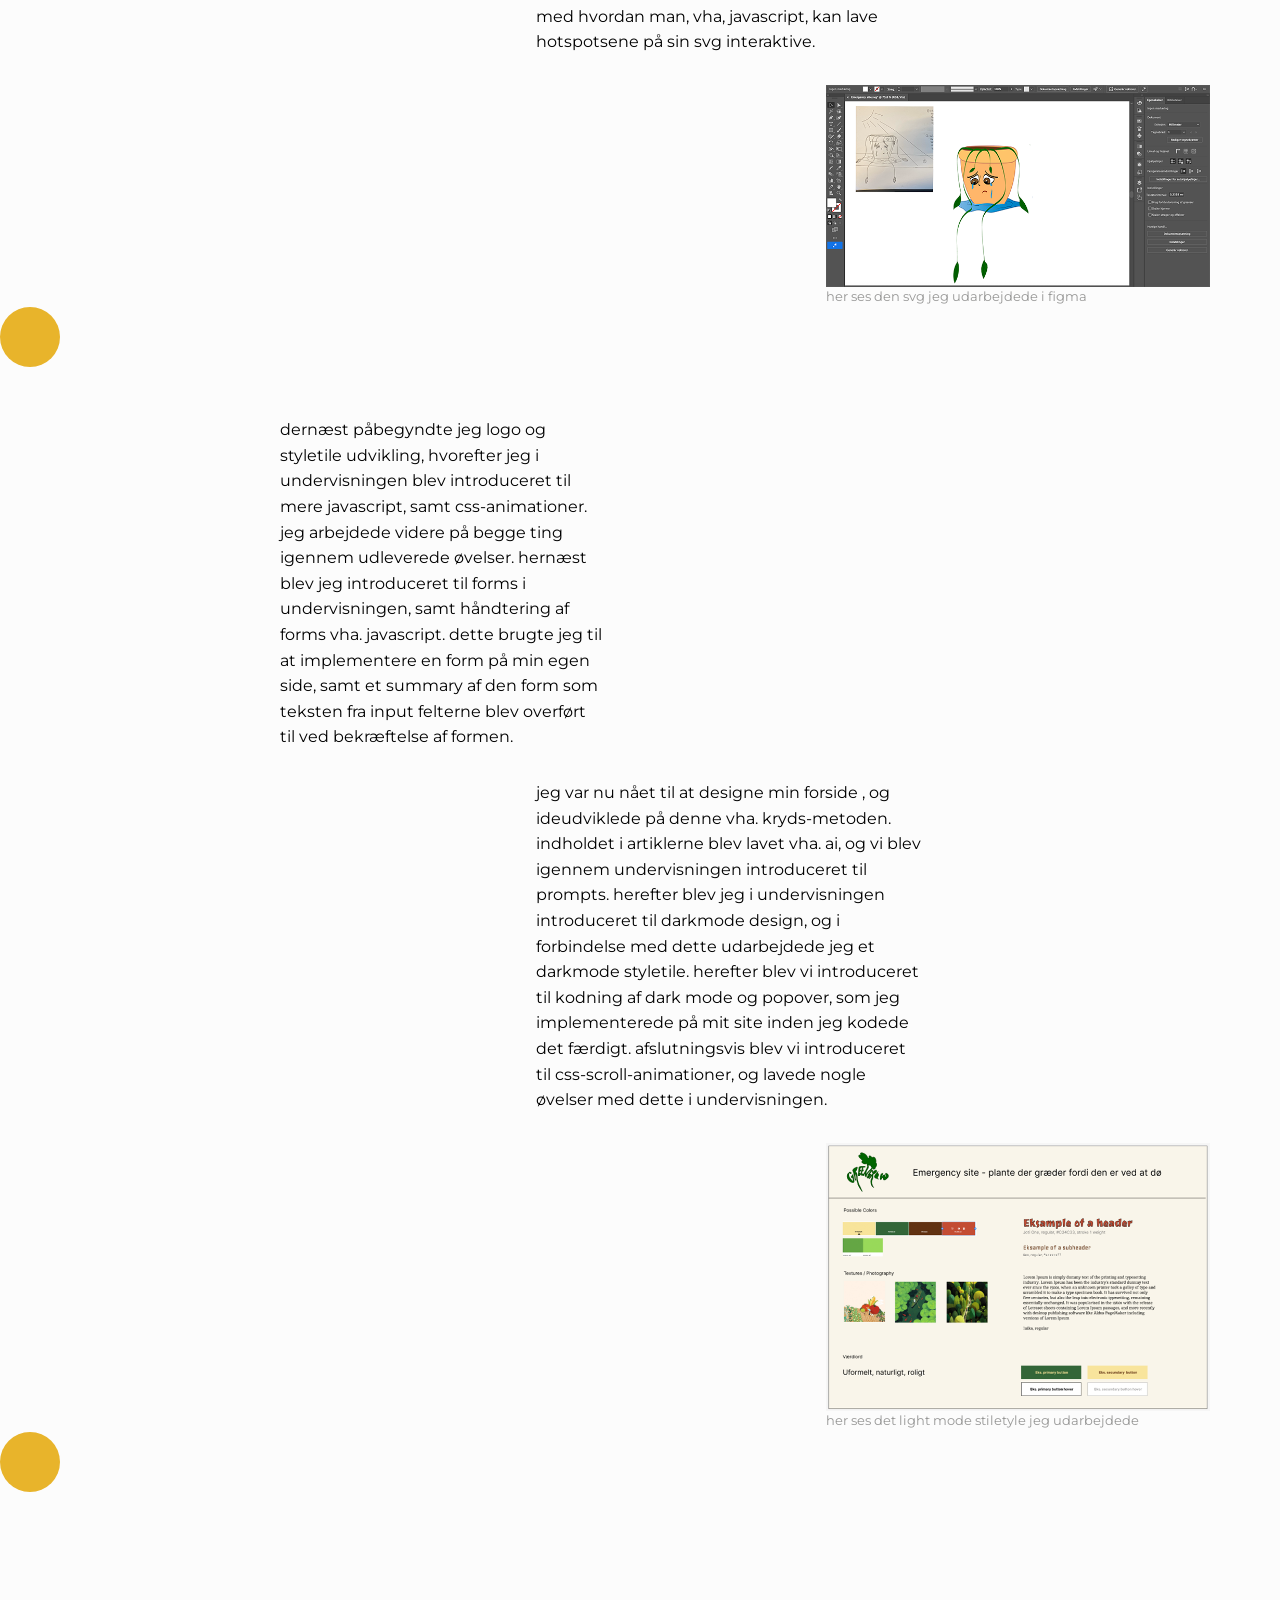
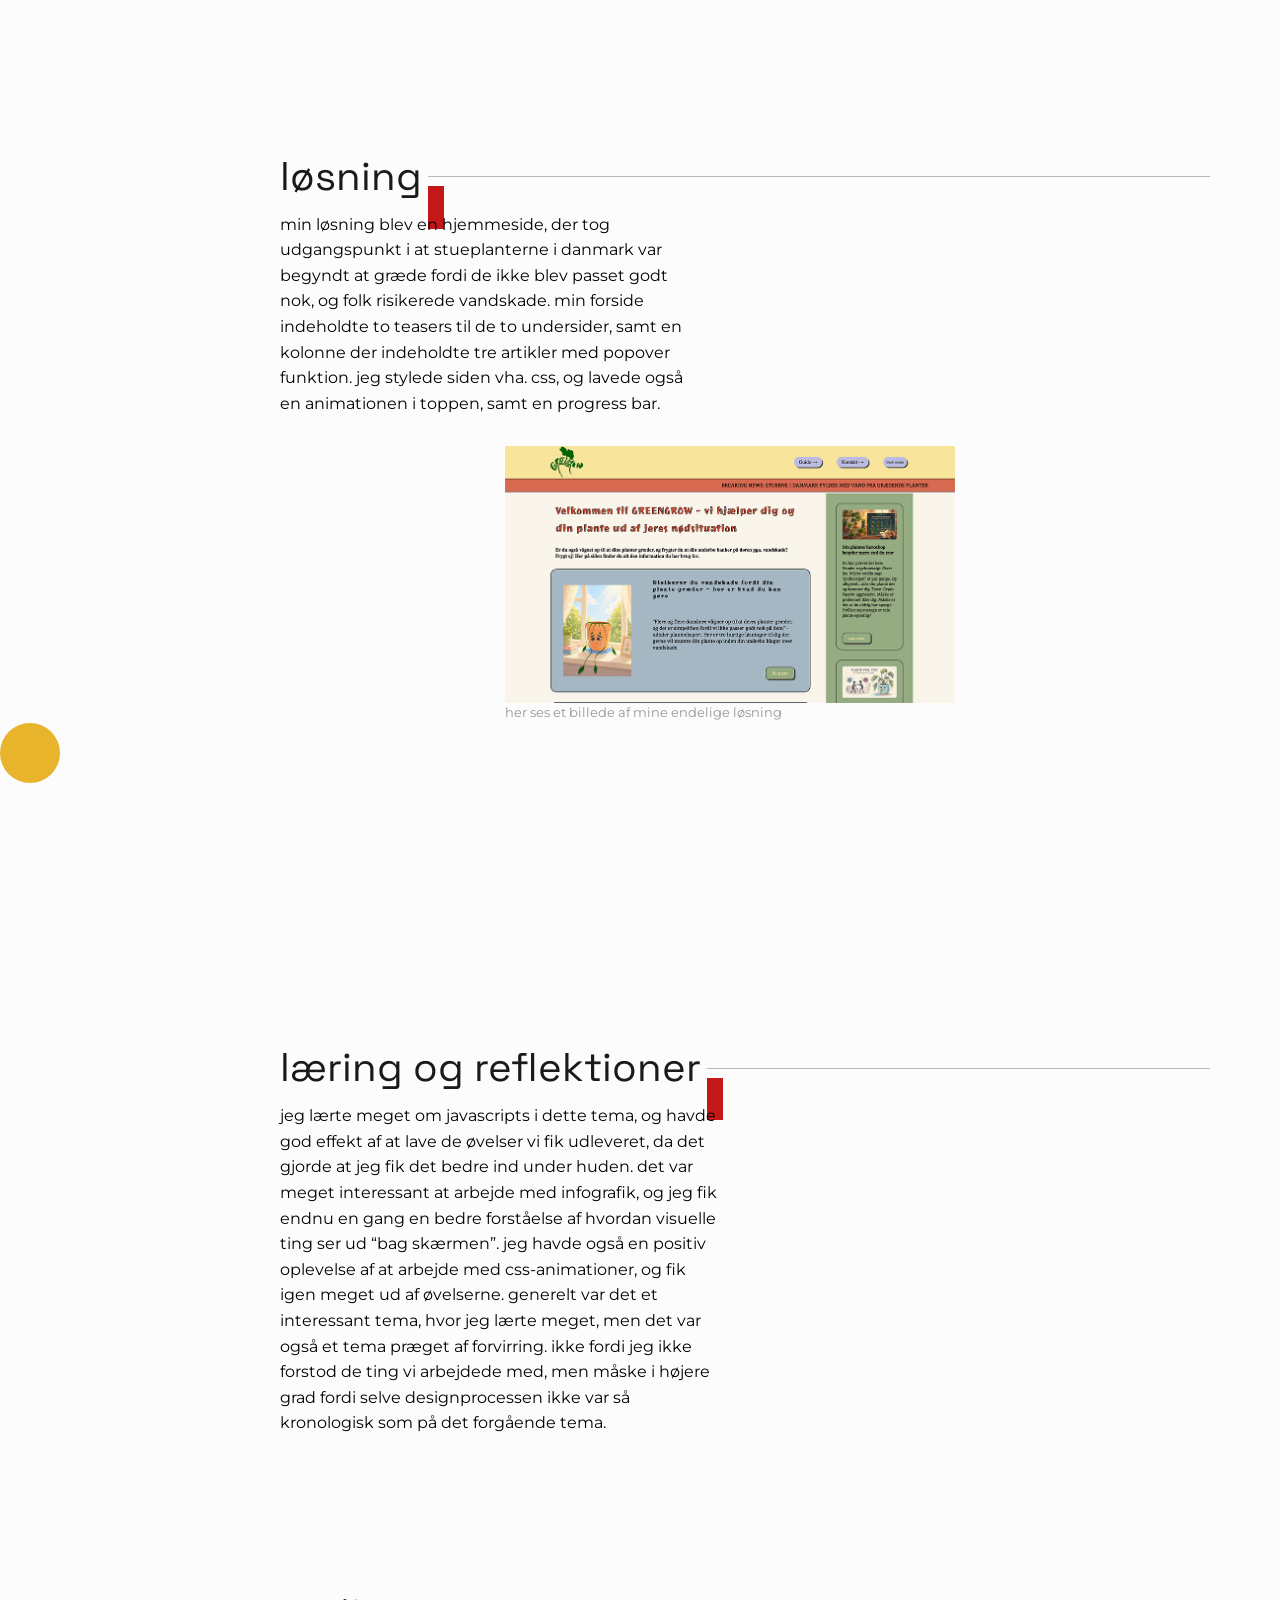
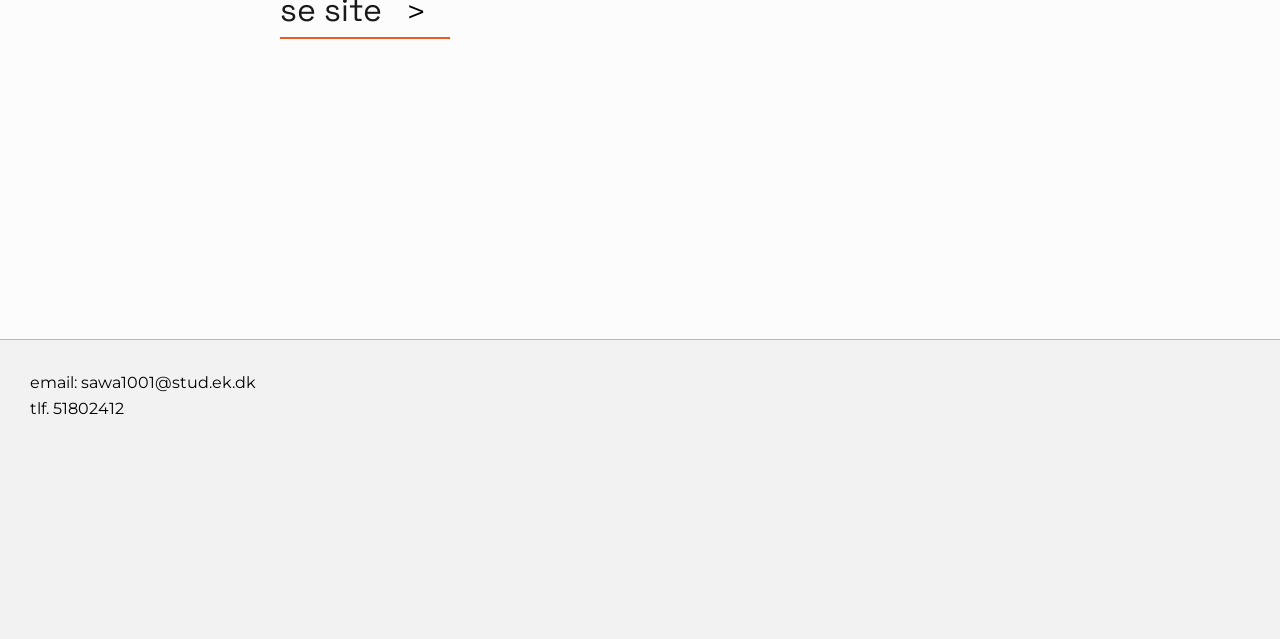
<file: tema_4.html>
<!DOCTYPE html>
<html lang="da">

<head>
    <meta charset="UTF-8">
    <meta name="viewport" content="width=device-width, initial-scale=1.0">

    <meta name="robots" content="noindex">

    <link rel="preconnect" href="https://fonts.googleapis.com">
    <link rel="preconnect" href="https://fonts.gstatic.com" crossorigin>
    <link href="https://fonts.googleapis.com/css2?family=Space+Grotesk:wght@300..700&display=swap" rel="stylesheet">

    <link rel="icon" type="image/x-icon" href="favikon_eksamen.svg">

    <link rel="preconnect" href="https://fonts.googleapis.com">
    <link rel="preconnect" href="https://fonts.gstatic.com" crossorigin>
    <link href="https://fonts.googleapis.com/css2?family=Montserrat:ital,wght@0,100..900;1,100..900&display=swap"
        rel="stylesheet">

    <link rel="stylesheet" href="css/generel.css">
    <link rel="stylesheet" href="css/style.css">
    <link rel="stylesheet" href="css/layout.css">

    <title>Tema 4</title>

</head>

<body>

    <header class="header_tema2-5">
        <div>
            <a href="index.html">
                <img src="logo_eksamen.svg" alt="logo" />
            </a>
        </div>

        <nav>
            <ul class="menu">
                <li><a href="index.html">forside</a></li>
                <li><a href="om_mig.html">om mig</a></li>
                <li><a href="projekter.html">projekter</a></li>
            </ul>

            <button class="burger" aria-label="menu">
                <span class="line"></span>
                <span class="line"></span>
                <span class="line"></span>
            </button>
        </nav>
    </header>


    <main>

        <div class="tema_2-5 tema_4">
            <h1>tema 4</h1>
            <div>
                <h2>grundlæggende brugergrænsefladeudvikling</h2>
                <p>formålet med tema 4 var at arbejde med udvikling af brugergrænsefladen på et site, som vi fik
                    udleveret.
                    Brugergrænsefladen skulle udvikles med værktøjer som Adobe Illustrator, CSS og JavaScript.
                    Vi skulle introduceres til Adobe Illustrator og arbejde med vektorgrafik i SVG-formatet. Vi skulle
                    også introduceres til
                    programmeringssproget JavaScript, som blev brugt til at håndtere funktionalitet på sitet. Derudover
                    skulle vi udvikle
                    flere avancerede færdigheder i CSS.
                </p>
            </div>
        </div>

        <img class="geometrisk_form trekant trekant_tema" src="geometriske_former/triangle.svg" alt="trekant">

        <div class="tema_proces">
            <div class="tema_subheader">
                <div>
                    <h2>proces</h2>
                </div>
                <div class="grey_line">
                    <div class="firkant firkant_tema"> <img class="firkant_img" src="geometriske_former/rectangle.svg"
                            alt="firkant">
                    </div>
                </div>
            </div>

            <div class="grid_tema_2-5">
                <div>
                    <p>
                        i tema 4 skulle jeg igen lave en hjemmeside, men i dette tema startede jeg med at skulle
                        ideudvikle til den svg illustration der skulle være på en af undersiderne. jeg ideudviklede på
                        papir og undersøgte mit
                        stiludgangspunkt og hvad der definerede den stil. derefter lavede vi en peer to peer
                        præsentation i undervisningen. jeg
                        rentegnede min infografik i illustrator og eksporterede den som en svg.
                    </p>
                </div>

                <div>
                    <p>
                        herefter blev jeg introduceret til javascript for første gang, og lavede øvelser med at definere
                        funktioner og lave eventlisteners. jeg blev også introduceret til css custom properties, og fik
                        udleveret
                        hjemmesiden, som denne gang allerede indeholdte noget kode - blandt andet variabler, som jeg
                        selv skulle ændre i. jeg
                        implementerede min svg på undersiden beregnet til den, og arbejdede i undervisningen med hvordan
                        man, vha, javascript, kan
                        lave hotspotsene på sin svg interaktive.
                    </p>
                </div>

                <div>
                    <img src="img/tema_4_proces_1.webp" alt="proces">
                    <p class="billede-tekst">her ses den svg jeg udarbejdede i figma</p>
                </div>
            </div>


            <img class="geometrisk_form proces_midt_cirkel tema_3-4_proces" src="geometriske_former/circle.svg"
                alt="cirkel">


            <div class="grid_tema_2-5">

                <div>
                    <p>
                        dernæst påbegyndte jeg logo og styletile udvikling, hvorefter jeg i undervisningen blev
                        introduceret til mere javascript, samt css-animationer. jeg arbejdede videre på begge ting
                        igennem udleverede øvelser.
                        hernæst blev jeg introduceret til forms i undervisningen, samt håndtering af forms vha.
                        javascript. dette brugte jeg til at implementere en form på min egen side, samt et summary af
                        den form som teksten fra input
                        felterne blev overført til ved bekræftelse af formen.

                    </p>
                </div>

                <div>
                    <p>
                        jeg var nu nået til at designe min forside , og ideudviklede på denne vha. kryds-metoden.
                        indholdet i artiklerne blev
                        lavet vha. ai, og vi blev igennem undervisningen introduceret til prompts. herefter blev jeg i
                        undervisningen
                        introduceret til darkmode design, og i forbindelse med dette udarbejdede jeg et darkmode
                        styletile.
                        herefter blev vi introduceret til kodning af dark mode og popover, som jeg implementerede på mit
                        site inden jeg kodede
                        det færdigt. afslutningsvis blev vi introduceret til css-scroll-animationer, og lavede nogle
                        øvelser med dette i undervisningen.
                    </p>
                </div>

                <div>
                    <img src="img/tema_4_proces_2.webp" alt="proces">
                    <p class="billede-tekst">her ses det light mode stiletyle jeg udarbejdede</p>
                </div>

            </div>

        </div>


        <img class="geometrisk_form tema_3-5_loesning" src="geometriske_former/circle.svg" alt="cirkel">

        <div class="tema_loesning">
            <div class="tema_subheader">
                <div>
                    <h2>løsning</h2>
                </div>
                <div class="grey_line">
                    <div class="firkant firkant_tema"> <img class="firkant_img" src="geometriske_former/rectangle.svg"
                            alt="firkant">
                    </div>
                </div>
            </div>

            <div class="grid_tema_2-5_loesning">
                <div>
                    <p>
                        min løsning blev en hjemmeside, der tog udgangspunkt i at stueplanterne i danmark var begyndt at
                        græde fordi de ikke blev passet godt nok, og folk risikerede vandskade. min forside indeholdte
                        to teasers til de to
                        undersider, samt en kolonne der indeholdte tre artikler med popover funktion. jeg stylede siden
                        vha. css, og lavede
                        også en animationen i toppen, samt en progress bar.
                    </p>
                </div>

                <div>
                    <img src="img/tema_4_loesning.webp" alt="loesning">
                    <p class="billede-tekst">her ses et billede af mine endelige løsning</p>
                </div>
            </div>
        </div>

        <img class="geometrisk_form circle_loesning tema_2-5_circle_loesning" src="geometriske_former/circle.svg"
            alt="cirkel">

        <div class="tema_2-5_reflektioner">
            <div class="tema_subheader">
                <div>
                    <h2>læring og reflektioner</h2>
                </div>
                <div class="grey_line">
                    <div class="firkant firkant_tema"> <img class="firkant_img" src="geometriske_former/rectangle.svg"
                            alt="firkant">
                    </div>
                </div>
            </div>

            <div class="tema_2-5_reflektioner_p">
                <p>
                    jeg lærte meget om javascripts i dette tema, og havde god effekt af at lave de øvelser vi fik
                    udleveret, da det gjorde
                    at jeg fik det bedre ind under huden. det var meget interessant at arbejde med infografik, og jeg
                    fik endnu en gang en
                    bedre forståelse af hvordan visuelle ting ser ud “bag skærmen”. jeg havde også en positiv oplevelse
                    af at arbejde med
                    css-animationer, og fik igen meget ud af øvelserne. generelt var det et interessant tema, hvor jeg
                    lærte meget, men det
                    var også et tema præget af forvirring. ikke fordi jeg ikke forstod de ting vi arbejdede med, men
                    måske i højere grad
                    fordi selve designprocessen ikke var så kronologisk som på det forgående tema.
                </p>
            </div>
        </div>

        <div class="link_og_pil">
            <a class="link" href="https://sarakvistgaard.github.io/emergency-main/" target="_blank">se site</a>
            <p id="link_pil">pil</p>
        </div>





    </main>


    <footer>
        <p>email: sawa1001@stud.ek.dk <br> tlf. 51802412</p>
    </footer>


    <script src="js/burger.js"></script>
    <script src="js/script.js"></script>
</body>

</html>
</file>
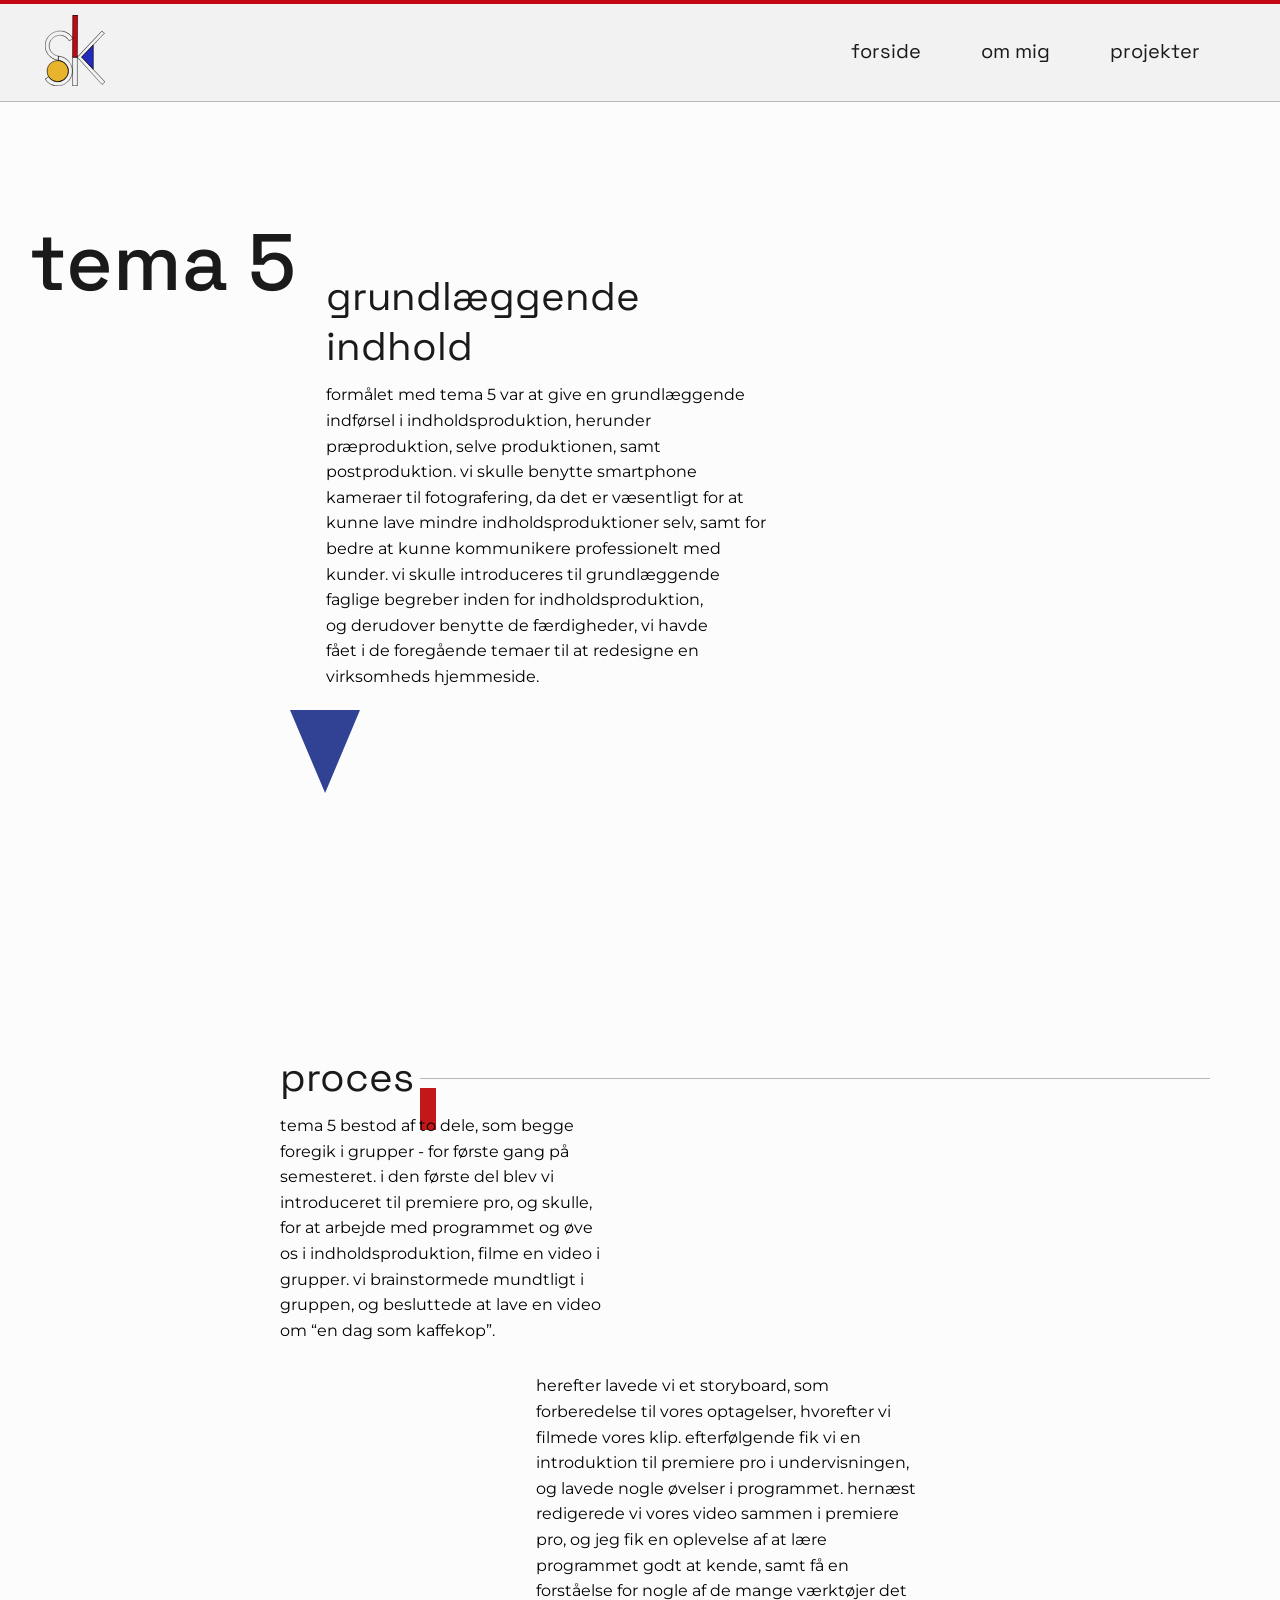
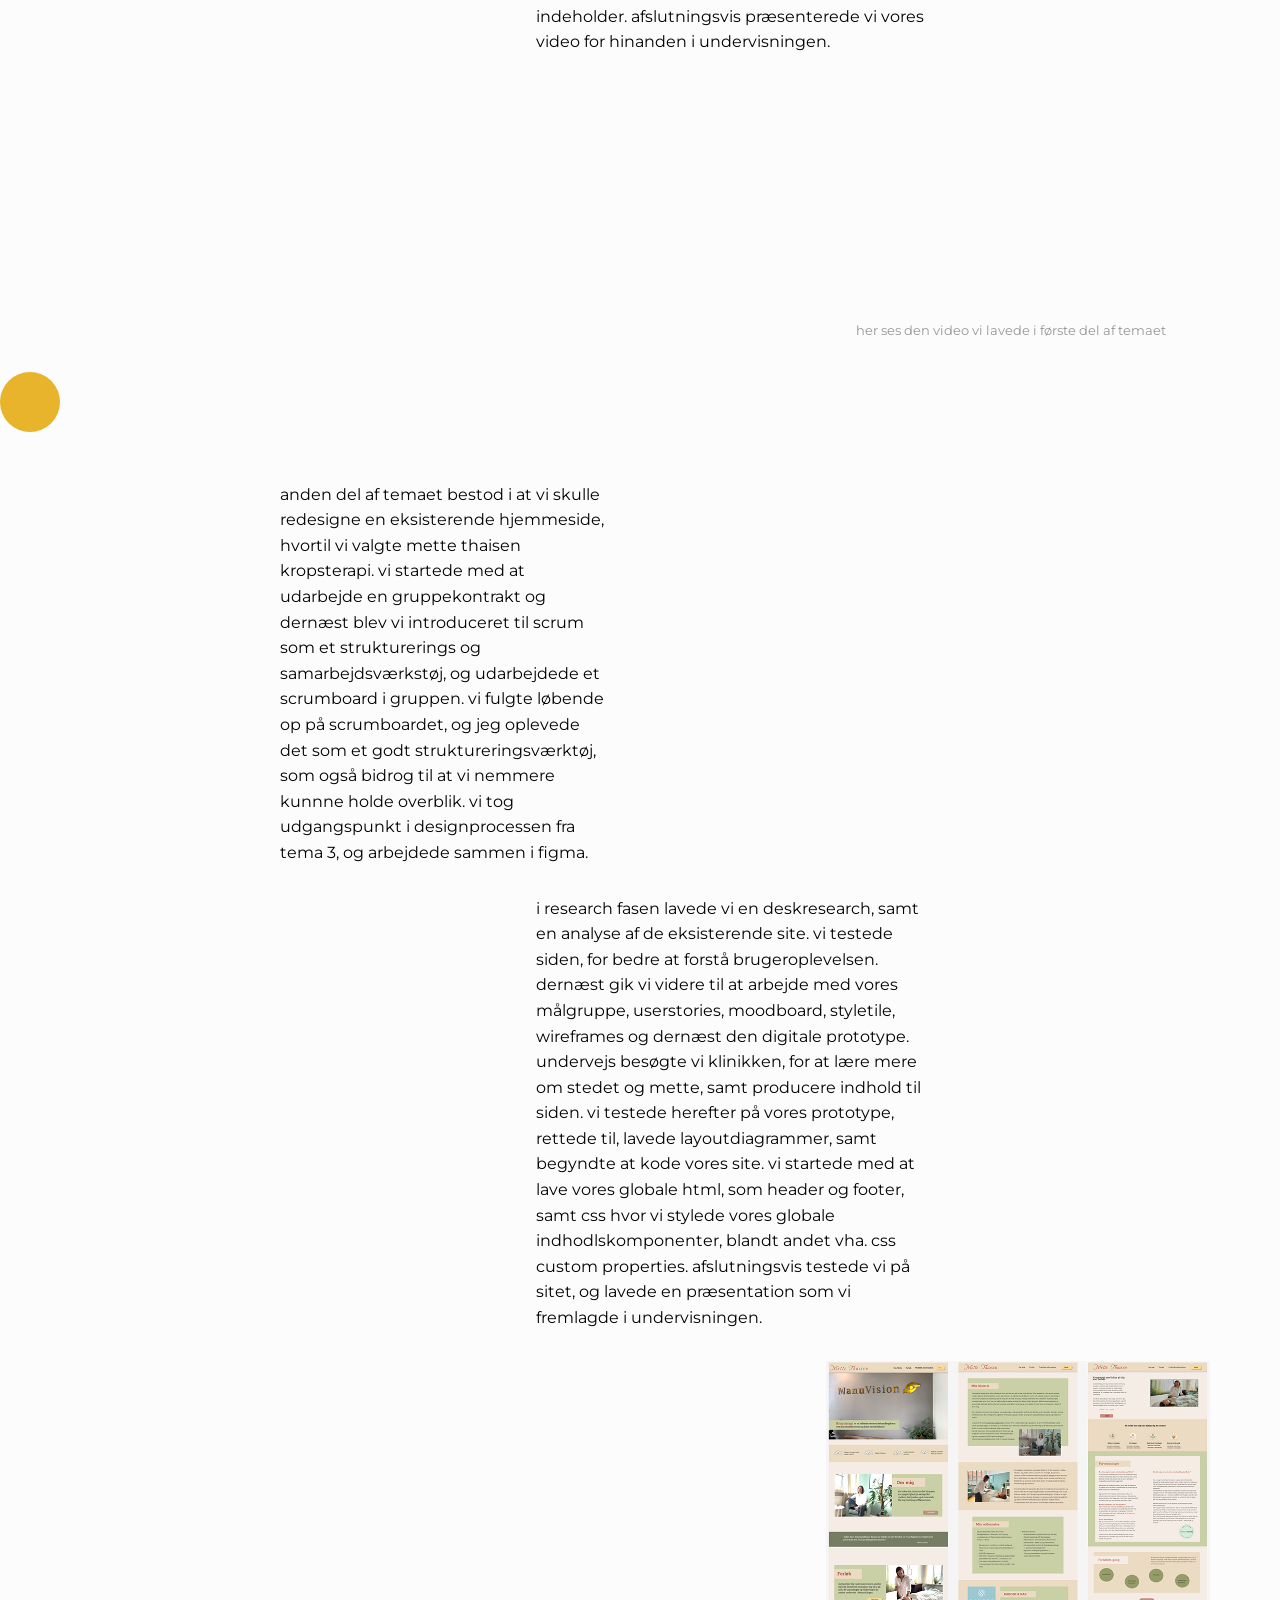
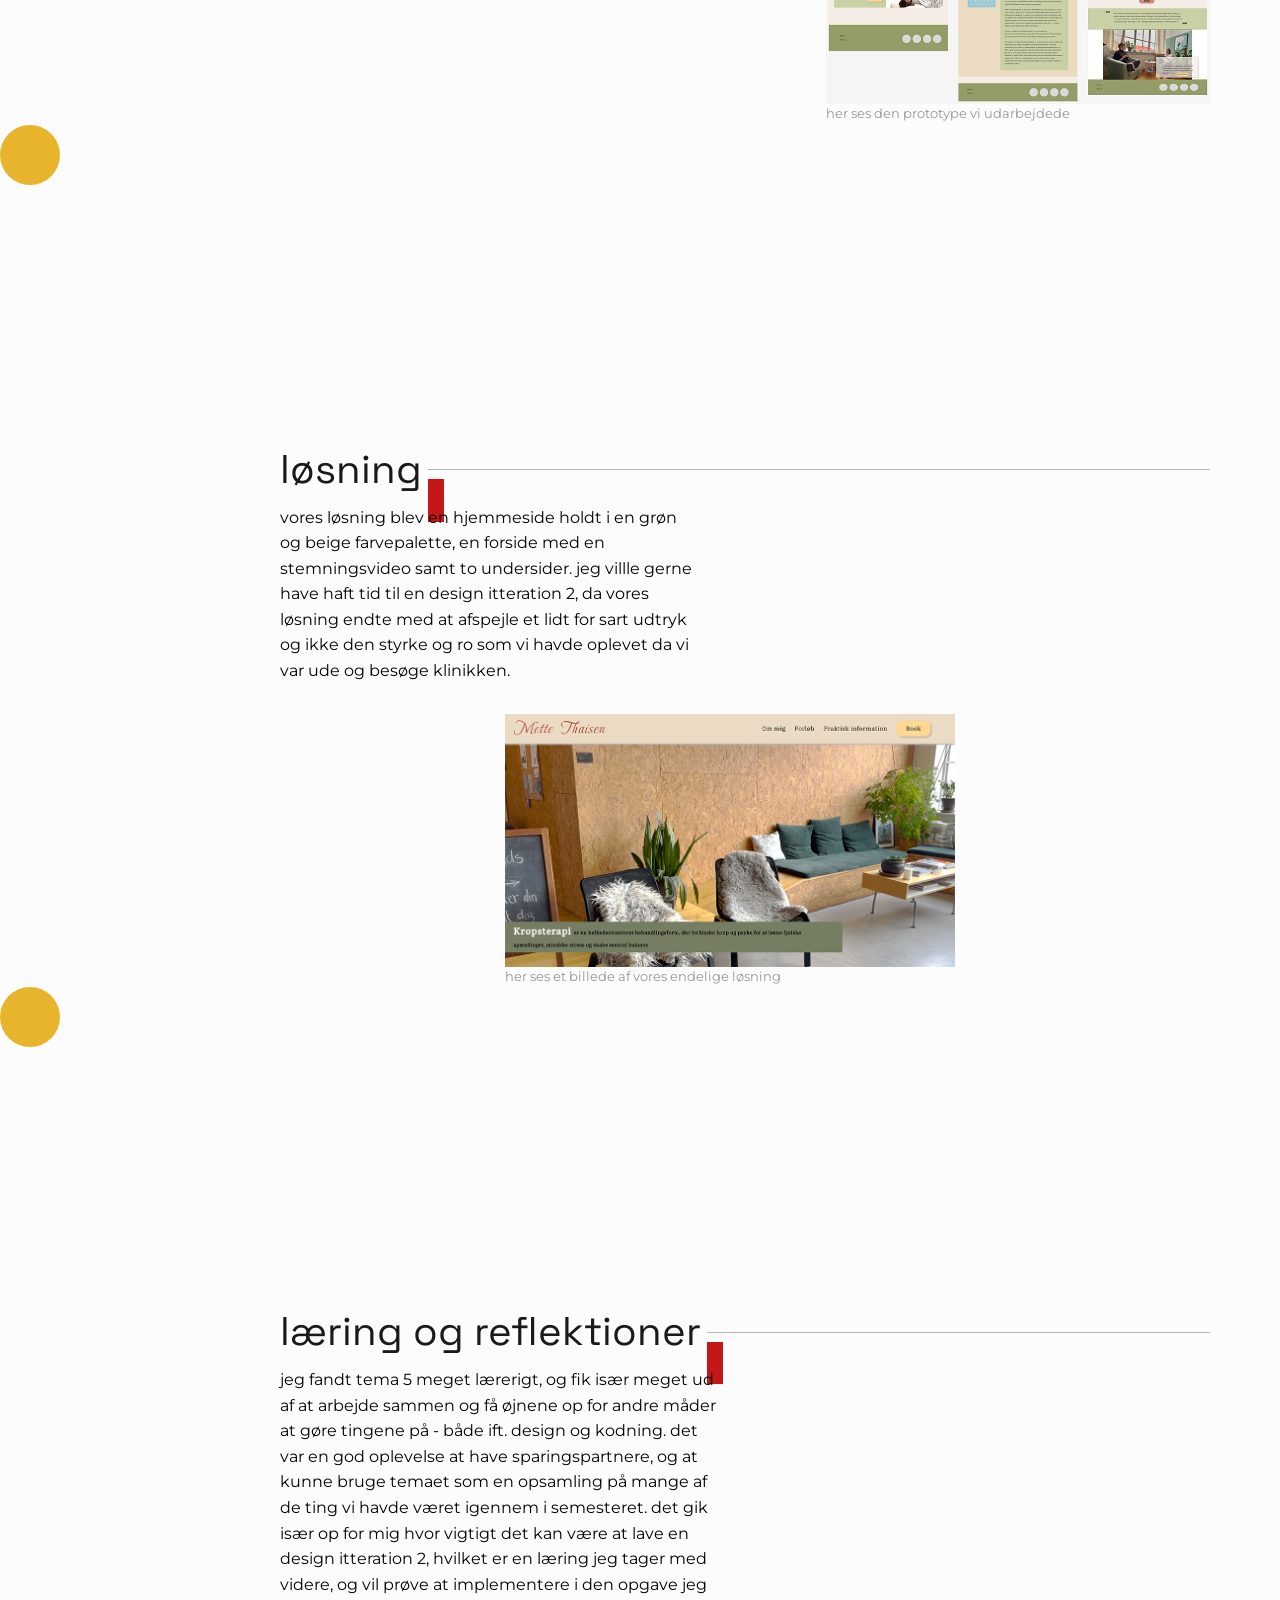
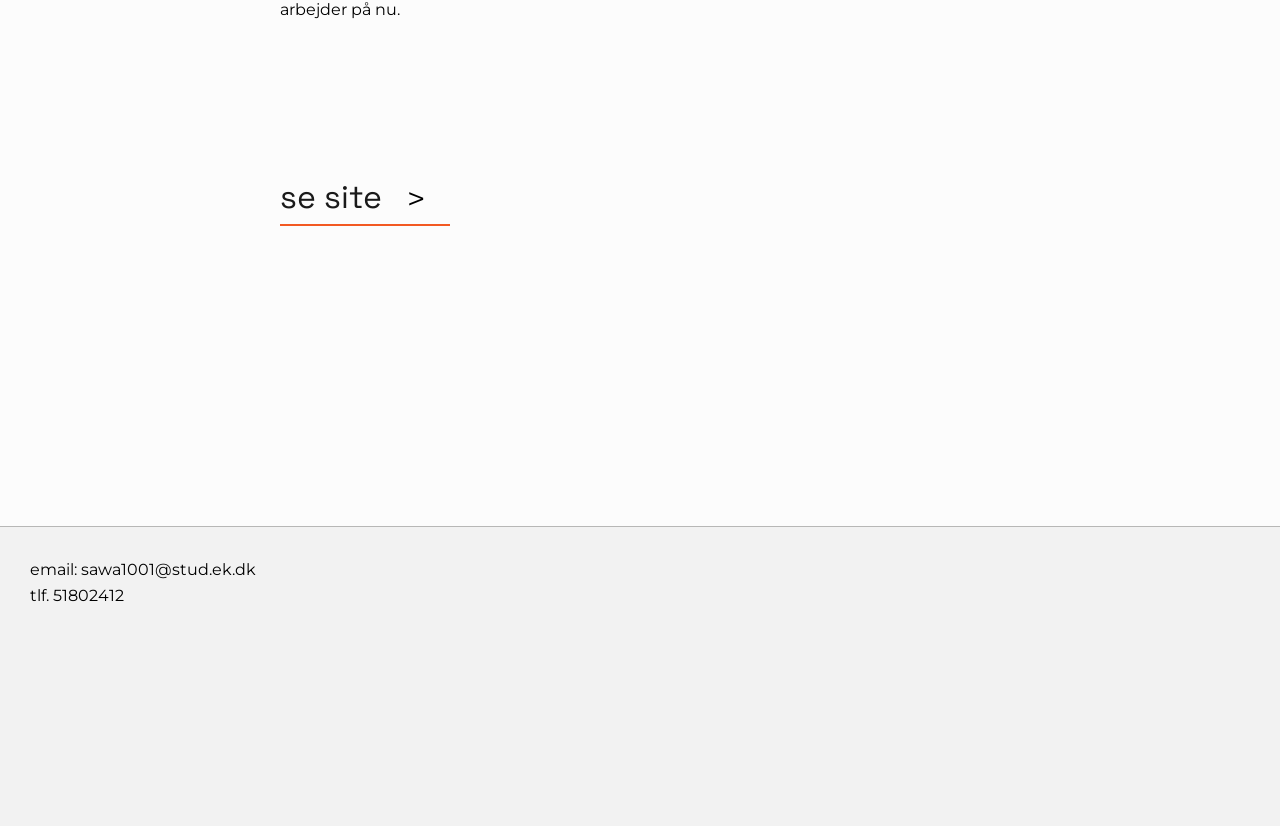
<file: tema_5.html>
<!DOCTYPE html>
<html lang="da">

<head>
    <meta charset="UTF-8">
    <meta name="viewport" content="width=device-width, initial-scale=1.0">

    <meta name="robots" content="noindex">

    <link rel="preconnect" href="https://fonts.googleapis.com">
    <link rel="preconnect" href="https://fonts.gstatic.com" crossorigin>
    <link href="https://fonts.googleapis.com/css2?family=Space+Grotesk:wght@300..700&display=swap" rel="stylesheet">

    <link rel="icon" type="image/x-icon" href="favikon_eksamen.svg">

    <link rel="preconnect" href="https://fonts.googleapis.com">
    <link rel="preconnect" href="https://fonts.gstatic.com" crossorigin>
    <link href="https://fonts.googleapis.com/css2?family=Montserrat:ital,wght@0,100..900;1,100..900&display=swap"
        rel="stylesheet">

    <link rel="stylesheet" href="css/generel.css">
    <link rel="stylesheet" href="css/style.css">
    <link rel="stylesheet" href="css/layout.css">

    <title>Tema 5</title>

</head>

<body>

    <header class="header_tema2-5">
        <div>
            <a href="index.html">
                <img src="logo_eksamen.svg" alt="logo" />
            </a>
        </div>

        <nav>
            <ul class="menu">
                <li><a href="index.html">forside</a></li>
                <li><a href="om_mig.html">om mig</a></li>
                <li><a href="projekter.html">projekter</a></li>
            </ul>

            <button class="burger" aria-label="menu">
                <span class="line"></span>
                <span class="line"></span>
                <span class="line"></span>
            </button>
        </nav>
    </header>





    <main>

        <div class="tema_2-5">
            <h1>tema 5</h1>
            <div>
                <h2>grundlæggende indhold</h2>
                <p>formålet med tema 5 var at give en grundlæggende indførsel i indholdsproduktion, herunder
                    præproduktion, selve
                    produktionen, samt postproduktion. vi skulle benytte smartphone kameraer til fotografering, da det
                    er
                    væsentligt for at kunne lave mindre indholdsproduktioner selv, samt for bedre at kunne kommunikere
                    professionelt med
                    kunder. vi skulle introduceres til grundlæggende faglige begreber inden for indholdsproduktion,
                    og derudover benytte de færdigheder, vi havde fået i de foregående temaer til at redesigne en
                    virksomheds hjemmeside.
                </p>
            </div>
        </div>

        <img class="geometrisk_form trekant trekant_tema" src="geometriske_former/triangle.svg" alt="trekant">

        <div class="tema_proces">
            <div class="tema_subheader">
                <div>
                    <h2>proces</h2>
                </div>
                <div class="grey_line">
                    <div class="firkant firkant_tema"> <img class="firkant_img" src="geometriske_former/rectangle.svg"
                            alt="firkant">
                    </div>
                </div>
            </div>

            <div class="grid_tema_2-5">
                <div>
                    <p>
                        tema 5 bestod af to dele, som begge foregik i grupper - for første gang på semesteret. i den
                        første del blev vi
                        introduceret til premiere pro, og skulle, for at arbejde med programmet og øve os i
                        indholdsproduktion, filme en
                        video i grupper. vi brainstormede mundtligt i gruppen, og besluttede at lave en video om “en dag
                        som kaffekop”.
                    </p>
                </div>

                <div>
                    <p>
                        herefter lavede vi et storyboard, som forberedelse til vores optagelser, hvorefter vi filmede
                        vores klip. efterfølgende fik vi en introduktion til premiere pro i undervisningen, og lavede
                        nogle øvelser i programmet.
                        hernæst redigerede vi vores video sammen i premiere pro, og jeg fik en oplevelse af at lære
                        programmet godt at kende,
                        samt få en forståelse for nogle af de mange værktøjer det indeholder. afslutningsvis
                        præsenterede vi vores video for hinanden i
                        undervisningen.
                    </p>
                </div>

                <div class="video">
                    <iframe src="https://www.youtube.com/embed/qlesMR43Fpg?si=uc3833pVQIuBGAxE"
                        title="YouTube video player" allowfullscreen></iframe>
                    <p class="billede-tekst billede-tekst_video">her ses den video vi lavede i første del af temaet</p>
                </div>
            </div>



            <img class="geometrisk_form proces_midt_cirkel tema_5_proces" src="geometriske_former/circle.svg"
                alt="cirkel">


            <div class="grid_tema_2-5">
                <div>
                    <p>
                        anden del af temaet bestod i at vi skulle redesigne en eksisterende hjemmeside, hvortil vi
                        valgte mette thaisen
                        kropsterapi. vi startede med at udarbejde en gruppekontrakt og dernæst blev vi introduceret til
                        scrum som et
                        strukturerings og samarbejdsværkstøj, og udarbejdede et scrumboard i gruppen. vi fulgte løbende
                        op på scrumboardet, og jeg
                        oplevede det som et godt struktureringsværktøj, som også bidrog til at vi nemmere kunnne holde
                        overblik.
                        vi tog udgangspunkt i designprocessen fra tema 3, og arbejdede sammen i figma.

                    </p>
                </div>

                <div>
                    <p>
                        i research fasen lavede vi en deskresearch, samt en analyse af de eksisterende site. vi testede
                        siden, for bedre at forstå brugeroplevelsen. dernæst gik vi videre til at arbejde med vores
                        målgruppe, userstories,
                        moodboard, styletile, wireframes og dernæst den digitale prototype. undervejs besøgte vi
                        klinikken, for at lære mere
                        om stedet og mette, samt producere indhold til siden. vi testede herefter på vores prototype,
                        rettede til, lavede
                        layoutdiagrammer, samt begyndte at kode vores site. vi startede med at lave vores globale html,
                        som header og footer, samt css
                        hvor vi stylede vores globale indhodlskomponenter, blandt andet vha. css custom properties.
                        afslutningsvis testede vi på sitet, og lavede en præsentation som vi fremlagde i undervisningen.
                    </p>
                </div>

                <div>
                    <img src="img/tema_5_proces_2.webp" alt="proces">
                    <p class="billede-tekst">her ses den prototype vi udarbejdede</p>
                </div>

            </div>

        </div>


        <img class="geometrisk_form tema_3-5_loesning" src="geometriske_former/circle.svg" alt="cirkel">



        <div class="tema_loesning">
            <div class="tema_subheader">
                <div>
                    <h2>løsning</h2>
                </div>
                <div class="grey_line">
                    <div class="firkant firkant_tema"> <img class="firkant_img" src="geometriske_former/rectangle.svg"
                            alt="firkant">
                    </div>
                </div>
            </div>

            <div class="grid_tema_2-5_loesning">
                <div>
                    <p>
                        vores løsning blev en hjemmeside holdt i en grøn og beige farvepalette, en forside med en
                        stemningsvideo samt to
                        undersider. jeg villle gerne have haft tid til en design itteration 2, da vores løsning endte
                        med at afspejle et lidt
                        for sart udtryk og ikke den styrke og ro som vi havde oplevet da vi var ude og besøge klinikken.
                    </p>
                </div>

                <div>
                    <img src="img/tema_5_loesning.webp" alt="loesning">
                    <p class="billede-tekst">her ses et billede af vores endelige løsning</p>
                </div>
            </div>
        </div>

        <img class="geometrisk_form circle_loesning tema_2-5_circle_loesning" src="geometriske_former/circle.svg"
            alt="cirkel">


        <div class="tema_2-5_reflektioner">
            <div class="tema_subheader">
                <div>
                    <h2>læring og reflektioner</h2>
                </div>
                <div class="grey_line">
                    <div class="firkant firkant_tema"> <img class="firkant_img" src="geometriske_former/rectangle.svg"
                            alt="firkant">
                    </div>
                </div>
            </div>

            <div class="tema_2-5_reflektioner_p">
                <p>
                    jeg fandt tema 5 meget lærerigt, og fik især meget ud af at arbejde sammen og få øjnene op for andre
                    måder at gøre
                    tingene på - både ift. design og kodning. det var en god oplevelse at have sparingspartnere, og at
                    kunne bruge temaet
                    som en opsamling på mange af de ting vi havde været igennem i semesteret. det gik især op for mig
                    hvor vigtigt det kan
                    være at lave en design itteration 2, hvilket er en læring jeg tager med videre, og vil prøve at
                    implementere i den
                    opgave jeg arbejder på nu.
                </p>
            </div>
        </div>


        <div class="link_og_pil">
            <a class="link" href="https://dybczak.github.io/mette_thaisen_site/" target="_blank">se site</a>
            <p id="link_pil">pil</p>
        </div>


    </main>






    <footer>
        <p>email: sawa1001@stud.ek.dk <br> tlf. 51802412</p>
    </footer>


    <script src="js/burger.js"></script>
    <script src="js/script.js"></script>
</body>

</html>
</file>
<file: css/generel.css>
/**************** CUSTOM PROPERTIES ***************/

:root {
  /* FONTS */
  --font-h1-h2-link: "Space Grotesk", sans-serif;
  --font-p: "Montserrat", sans-serif;

  --font-size-desktop-h1: 5rem;
  --font-size-desktop-h2: 2.5rem;
  --font-size-desktop-link: 2rem;

  --font-size-mobil-h1: 3rem;
  --font-size-mobil-h2: 2rem;
  --font-size-mobil-link: 1.5rem;

  --font-size-p: 1rem;
  --font-size-menu: 1.25rem;

  --font-weight-h1: 500;
  --font-weight-h2-p: 400;

  --font-h1-h2-tracking: 1%;
  --font-p-link-tracking: 5%;

  --font-p-link-leading: 160%;

  /* FARVER */
  --color-header-footer: #f2f2f2;
  --color-bg: #fcfcfc;
  --color-line: #b7b7b6;
  --color-img-text: #979796;

  --color-h1-h2: #1a1a1a;

  --color-triangle: #232bbe;
  --color-cicle: #e8b42d;
  --color-rectangle: #c30813;

  --color-link-line: #f25922;

  /* MARGINER */
  --margin-block-h1: 40px 20px;
  --margin-bottom-tema-formaal: 20px;
  --margin-top-link: 150px;

  --margin-inline-desktop-tema-text: 250px 70px;
  --margin-inline-mobil: 30px;
  --margin-left-mobil-tema-h2: 30px;
  --margin-left-desktop-link: 250px;
  --margin-left-desktop-formaal: 155px;

  --margin-block-desktop-h2: 200px 10px;
  --margin-block-mobil-h2: 60px 0px;
  --margin-block-mobil-h2-reflektioner: 100px 15px;

  --margin-bottom-desktop-header: 70px;
  --margin-bottom-mobil-header: 40px;
  --margin-top-footer: 300px;

  --margin-top-trekant: 30px;
  --margin-left-trekant: 290px;
}

/**************** RESET ***************/

*,
::before,
::after {
  box-sizing: border-box;
  margin: 0;
  padding: 0;
}
html {
  interpolate-size: allow-keywords;
  font-family: system-ui, sans-serif;
  line-height: 1.5;
  -webkit-font-smoothing: antialiased;
}
h1,
h2 {
  line-height: 1.25;
}
p,
li {
  text-wrap: pretty;
}
img,
svg {
  display: block;
  width: 100%;
  height: auto;
}
label {
  display: block;
}
input,
button,
textarea,
select {
  font: inherit;
  color: inherit;
  background-color: transparent;
  font-size: max(1em, 16px);
}
textarea {
  resize: none;
  min-height: 4lh;
}
legend {
  padding: 0;
}
select,
::picker(select) {
  appearance: base-select;
}

/**************** RESET SLUT ***************/

/**************** GLOBAL STYLING ***************/

/* BAGGRUND */

body {
  background-color: var(--color-bg);
}

/* FONTS */

h1 {
  font-family: var(--font-h1-h2-link);
  font-weight: var(--font-weight-h1);
  color: var(--color-h1-h2);
  letter-spacing: var(--font-h1-h2-tracking);
  margin-block: var(--margin-block-h1);
}

h2 {
  font-family: var(--font-h1-h2-link);
  font-weight: var(--font-weight-h2-p);
  color: var(--color-h1-h2);
  letter-spacing: var(--font-h1-h2-tracking);
}

p {
  font-family: var(--font-p);
  font-size: var(--font-size-p);
  font-weight: var(--font-weight-h2-p);
  letter-spacing: var(--font-p-link-tracking);
  line-height: var(--font-p-link-leading);
  max-width: 40ch;
}

a {
  font-family: var(--font-h1-h2-link);
  font-weight: var(--font-weight-h2-p);
  text-decoration: none;
  color: var(--color-h1-h2);
}

/* HEADER */

header {
  position: sticky;
  top: 0;
  display: flex;
  justify-content: space-between;
  background-color: var(--color-header-footer);
  z-index: 1000;
  margin-bottom: var(--margin-bottom-desktop-header);
  padding: 15px;
  padding-right: 80px;
  border-bottom: 1px solid var(--color-line);
}

.forside_header {
  margin-bottom: 70px;
}

header img {
  width: 60px;
  height: auto;
  margin-left: 30px;
}

nav {
  display: flex;
  align-items: center;
}

.menu {
  display: flex;
  list-style: none;
  gap: 60px;
}

.menu a {
  font-size: var(--font-size-menu);
}

.menu a:hover {
  color: var(--color-link-line);
}

.active {
  color: var(--color-link-line);
}

.burger {
  display: none;
}

/* BURGER */
@media (max-width: 800px) {
  .menu {
    display: none;
  }

  header {
    margin-bottom: var(--margin-bottom-mobil-header);
    padding-right: 30px;
  }

  header img {
    width: 50px;
    height: auto;
  }

  .burger {
    display: block;
    background-color: transparent;
    border: 0;
    width: 30px;
    height: 20px;
    cursor: pointer;
  }

  .burger .line {
    display: block;
    width: 100%;
    height: 2px;
    background-color: var(--color-h1-h2);
    margin-bottom: 5px;
    transition: 0.2s linear;
  }

  .burger.active .line:nth-child(1) {
    transform: rotate(45deg) translate(5px, 5px);
    transition: 0.2s linear;
  }

  .burger.active .line:nth-child(2) {
    opacity: 0;
    transition: 0.15s linear;
  }

  .burger.active .line:nth-child(3) {
    transform: rotate(-45deg) translate(5px, -5px);
    transition: 0.2s linear;
  }

  /* udfoldet */
  nav.active .menu {
    display: block;
    background-color: var(--color-header-footer);
    border: 1px solid var(--color-line);
    position: absolute;
    top: 90px;
    right: 0;
    width: 100%;
    z-index: 1010;
    padding-block: 10px;
    padding-left: 40px;
  }

  nav.active .menu li {
    margin-block: 10px 10px;
  }
}

/* FOOTER */

footer {
  background-color: var(--color-header-footer);
  border-top: 1px solid var(--color-line);
  height: 300px;
  margin-top: var(--margin-top-footer);
}

footer p {
  margin: 30px 0px 0px 30px;
  letter-spacing: var(--font-p-link-tracking);
}
</file>
<file: css/style.css>
/**************** FORSIDE ***************/

.forside h1 {
  font-size: var(--font-size-mobil-h1);
  justify-self: center;
  margin-block: var(--margin-block-h1);
}

.forside_img {
  width: 300px;
  height: auto;
  justify-self: center;
}

.forside h2 {
  font-size: var(--font-size-mobil-h2);
  margin-block: var(--margin-block-mobil-h2);
}

.forside p {
  max-width: 20ch;
}

.forside_portfolio {
  margin-left: 140px;
}

#forside_projekter {
  font-size: var(--font-size-mobil-h2);
  margin-block: var(--margin-block-mobil-h2);
}

/* img, h2 */
.grid_1-1-1 {
  margin-block: 50px;
}

.img_grid1-1-1 {
  width: 350px;
  height: auto;
  opacity: 0.4;
  border: 2px solid var(--color-h1-h2);
}

.grid_1-1-1 p {
  font-weight: 600;
  font-size: 1.5rem;
}

.firkant_img {
  width: 16px;
  margin-right: 10px;
}

.firkant {
  justify-self: end;
  padding-top: 10px;
}

.firkant_tema {
  margin: 0;
}

.circle_forside {
  margin-top: 40px;
}

.geometrisk_form {
  width: 60px;
  justify-self: right;
  margin-right: 100px;
}

.trekant {
  margin-top: var(--margin-top-trekant);
}

/**************** OM MIG ***************/

.om_mig {
  margin-inline: var(--margin-inline-mobil);
  margin-bottom: 40px;
}

.om_mig h1 {
  font-size: var(--font-size-mobil-h1);
  margin-block: 40px 10px;
}

.portraet {
  width: 400px;
  height: auto;
  justify-self: center;
  margin-bottom: 80px;
}

.udvikling_kompetencer {
  margin-inline: var(--margin-inline-mobil);
}

.udvikling_kompetencer p {
  margin-inline: var(--margin-inline-mobil);
}

.udvikling_kompetencer h2 {
  font-size: var(--font-size-mobil-h2);
  margin-block: var(--margin-block-mobil-h2);
}

.udvikling_kompetencer > p {
  margin-bottom: 60px;
}

/* 70% - 100% */
.kompetence_bar_figma {
  background: linear-gradient(to right, var(--color-link-line) 70%, transparent 70%);
  border: 1px solid var(--color-h1-h2);
  height: 15px;
  align-self: center;
}

.kompetence_bar_kodning {
  background: linear-gradient(to right, var(--color-link-line) 50%, transparent 50%);
  border: 1px solid var(--color-h1-h2);
  height: 15px;
  align-self: center;
}

.kompetence_bar_illustrator {
  background: linear-gradient(to right, var(--color-link-line) 50%, transparent 50%);
  border: 1px solid var(--color-h1-h2);
  height: 15px;
  align-self: center;
}

.kompetence_bar_premiere {
  background: linear-gradient(to right, var(--color-link-line) 40%, transparent 40%);
  border: 1px solid var(--color-h1-h2);
  height: 15px;
  align-self: center;
}

.grid_1-3 {
  margin-block: 40px 40px;
}

.grid_1-3 p {
  align-self: center;
}

.uddannelse_erfaring {
  margin-inline: var(--margin-inline-mobil);
}

.uddannelse_erfaring p {
  margin-inline: var(--margin-inline-mobil);
}

.forklarende_erfaring {
  margin-top: 20px;
}

/**************** PROJEKTER ***************/

.projekter {
  font-size: var(--font-size-mobil-h1);
  margin-inline: var(--margin-inline-mobil);
}

.projekter_forklaring {
  margin-inline: var(--margin-inline-mobil);
}

/**************** TEMA 2 ***************/

.tema_2-5 h1 {
  font-size: var(--font-size-mobil-h1);
  margin-inline: var(--margin-inline-mobil);
}

.tema_2-5 h2 {
  margin-bottom: 10px;
  margin-inline: var(--margin-inline-mobil);
}

.tema_2-5 p {
  margin-inline: var(--margin-inline-mobil);
}

.grey_line {
  background: var(--color-line);
  height: 1px;
  width: 100%;
  margin-block: var(--margin-block-mobil-h2);
}

.tema_subheader h2 {
  font-size: var(--font-size-mobil-h2);
  margin-left: var(--margin-left-mobil-tema-h2);
  padding-right: 6px;
  margin-block: var(--margin-block-mobil-h2);
}

.grid_tema_2-5 p,
.grid_tema_2-5_loesning p {
  margin-inline: var(--margin-inline-mobil);
  margin-bottom: 30px;
  max-width: 40ch;
}

.grid_tema_2-5 img,
.grid_tema_2-5_loesning img {
  margin-inline: var(--margin-inline-mobil);
  max-width: 45ch;
}

.grid_tema_2-5 .billede-tekst,
.grid_tema_2-5_loesning .billede-tekst {
  color: var(--color-img-text);
  margin: 0;
  font-size: 0.8rem;
  margin-inline: var(--margin-inline-mobil);
}

.video .billede-tekst_video {
  margin: 0;
}

.tema_2-5_reflektioner p {
  margin-inline: var(--margin-inline-mobil);
  margin-bottom: 30px;
}

.link {
  font-size: var(--font-size-mobil-link);
  border-bottom: 2px solid var(--color-link-line);
}

.link_og_pil p {
  font-size: var(--font-size-mobil-link);
  border-bottom: 2px solid var(--color-link-line);
  text-align: center;
}

.link_og_pil {
  margin-inline: var(--margin-inline-mobil);
  margin-top: var(--margin-top-link);
}

.scale_link {
  transform: scale(1.1);
}

/**************** TEMA 3 ***************/

.proces_midt_cirkel {
  margin-block: 50px;
  margin-right: 100px;
}

/**************** TEMA 5 ***************/

.video {
  max-width: 45ch;
  margin-inline: var(--margin-inline-mobil);
}

/* aspect-ratio > height:auto */
.video iframe {
  width: 100%;
  aspect-ratio: 16/9;
  display: block;
  border: none;
}

/**************** DESKTOP ***************/

@media (min-width: 1000px) {
  /**************** FORSIDE ***************/

  .header_forside {
    margin-bottom: 40px;
  }

  h2 {
    font-size: var(--font-size-desktop-h2);
  }

  .tema_subheader h2 {
    font-size: var(--font-size-desktop-h2);
  }

  .forside {
    margin-inline: 200px;
  }

  .forside h1 {
    font-size: 6rem;
    margin-top: 0;
    justify-self: left;
  }

  .forside_portfolio {
    margin-left: 0;
  }

  .forside_img {
    width: 500px;
    height: auto;
  }

  .forside h2 {
    font-size: var(--font-size-desktop-h2);
    margin-top: 0;
  }

  .forside_trekant {
    margin: 0;
    margin-top: 15px;
    margin-left: 40px;
  }

  .trekant {
    width: 70px;
    justify-self: left;
  }

  #forside_projekter {
    font-size: var(--font-size-desktop-h2);
    margin: 0;
    margin-left: 170px;
    margin-block: 200px 60px;
  }

  .firkant_img {
    margin: 0;
  }

  .firkant_forside {
    margin-right: 10px;
  }

  .forside_temaer img {
    align-self: stretch;
    object-fit: cover;
    height: 300px;
    width: 100%;
    justify-self: center;
    filter: grayscale(100%);
  }

  .img_grid1-1-1:hover {
    filter: grayscale(0%);
    transform: scale(1.1);
    opacity: 1;
  }

  .forside_temaer a {
    margin-block: 0;
  }

  .grid_1-1-1 {
    margin-block: 0;
  }

  /**************** PROJEKTER ***************/

  .grid_projekter {
    margin-right: 60px;
  }

  .projekter {
    font-size: var(--font-size-desktop-h1);
    writing-mode: sideways-lr;
    justify-self: start;
  }

  .projekter_forklaring {
    max-width: 25ch;
    margin: 0;
    margin-top: 140px;
    margin-right: 60px;
  }

  .trekant_projekter {
    margin-top: 40px;
    transform: rotate(-90deg);
  }

  .grid_projekter > div:last-child {
    margin: 0;
    margin-top: 140px;
  }

  /**************** TEMA 2 ***************/

  .header_tema2-5 {
    margin-bottom: 70px;
  }

  .tema_2-5 {
    width: fit-content;
  }

  .tema_2-5 h2 {
    margin-inline: 0;
  }

  .tema_2-5 h1 {
    font-size: var(--font-size-desktop-h1);
    writing-mode: sideways-lr;
  }

  .tema_2-5 p {
    margin-inline: 0;
  }

  .trekant_tema {
    margin-left: 290px;
    margin-top: 20px;
    justify-self: start;
  }

  .grid_tema_2-5,
  .tema_subheader,
  .grid_tema_2-5_loesning {
    margin-inline: var(--margin-inline-desktop-tema-text);
  }

  .grid_tema_2-5 .billede-tekst,
  .grid_tema_2-5_loesning .billede-tekst {
    margin: 0;
  }

  .tema_subheader {
    margin-block: var(--margin-block-desktop-h2);
  }

  .forside_temaer {
    margin-inline: 400px 50px;
  }

  .grid_tema_2-5 img {
    margin-inline: 0;
  }

  .grid_tema_2-5_loesning img {
    margin-inline: 0;
    max-width: 450px;
  }

  .circle_loesning {
    margin-right: 310px;
  }

  .tema_2-5_reflektioner_p {
    margin-inline: var(--margin-inline-desktop-tema-text);
  }

  .link_og_pil {
    width: fit-content;
  }

  .link_og_pil a {
    font-size: var(--font-size-desktop-link);
    margin-left: var(--margin-left-desktop-link);
  }

  .link_og_pil p {
    font-size: var(--font-size-desktop-link);
    padding-inline: 25px;
  }

  /**************** TEMA 3-5 ***************/

  .grid_tema_3-5 {
    margin-inline: var(--margin-inline-desktop-tema-text);
  }

  .proces_midt_cirkel {
    margin-block: 0;
    margin-bottom: 50px;
  }

  /**************** TEMA 5 ***************/

  .video iframe {
    width: 420px;
  }

  .video {
    margin-bottom: 30px;
  }

  /**************** OM MIG ***************/

  .om_mig {
    width: fit-content;
    margin: 0;
    margin-bottom: 20px;
  }

  .om_mig h1 {
    font-size: var(--font-size-desktop-h1);
    writing-mode: sideways-lr;
  }

  .om_mig p {
    margin-inline: 0;
  }

  .portraet_trekant {
    margin-left: 200px;
  }

  .portraet_trekant img:last-of-type {
    margin-inline: 0;
    margin-top: 0;
    margin-left: 200px;
  }

  .portraet_trekant img:first-of-type {
    width: 500px;
    margin: 0;
  }

  .grid_udvikling_kompetencer {
    margin-inline: var(--margin-inline-desktop-tema-text);
  }

  .om_mig_circel_1 {
    margin-right: 300px;
  }

  .bars {
    margin-right: 30px;
  }

  .uddannelse_erfaring_p {
    margin-inline: var(--margin-inline-desktop-tema-text);
  }

  /**************** SCROLL ANIMATIONER ***************/

  /**** PROGRESS BAR I TOP *****/

  html::before {
    content: "";
    inset: 0;
    background-color: var(--color-rectangle);
    block-size: 4px;
    animation: site-progress linear both;
    animation-timeline: scroll();
    position: fixed;
    transform-origin: 0 0;
    z-index: 1010;
  }

  @keyframes site-progress {
    from {
      scale: 0 1;
    }
  }

  /***** FORSIDEN *****/
  .forside_trekant {
    animation: drop_down linear both;
    animation-timeline: scroll();
    animation-range: 0px 400px;
  }

  @keyframes drop_down {
    from {
      transform: translateY(0);
    }
    to {
      transform: translateY(320px);
    }
  }

  /***** OM MIG *****/

  .om_mig_trekant {
    animation: drop_down_om_mig linear both;
    animation-timeline: scroll();
    animation-range: 0px 1000px;
  }

  @keyframes drop_down_om_mig {
    from {
      transform: translateY(0);
    }
    to {
      transform: translateY(920px);
    }
  }

  /***** GENNEMGÅENDE PÅ ALLE TEMAER *****/

  /* trekant */
  .trekant_tema {
    animation: drop_down_tema linear both;
    animation-timeline: scroll();
    animation-range: 0px 400px;
  }

  @keyframes drop_down_tema {
    from {
      transform: translateY(0);
    }
    to {
      transform: translateY(260px);
    }
  }

  /* proces - løsning */
  .tema_3-5_loesning {
    animation: circle_til_loesning_3-5 linear both;
    animation-timeline: view();
    animation-range-start: 15%;
    animation-range-end: 50%;
  }

  @keyframes circle_til_loesning_3-5 {
    from {
      transform: translate(0, 0);
    }
    to {
      transform: translate(-1000px, 260px);
    }
  }

  /* løsning - reflektioner */
  .tema_2-5_circle_loesning {
    animation: circle_til_reflektioner linear both;
    animation-timeline: view();
    animation-range-start: 20%;
    animation-range-end: 50%;
  }

  @keyframes circle_til_reflektioner {
    from {
      transform: translate(0, 0);
    }
    to {
      transform: translate(-780px, 260px);
    }
  }

  /***** TEMA 2 *****/

  /* proces - løsning */
  .tema_2_circle_proces {
    animation: circle_til_loesning linear both;
    animation-timeline: view();
    animation-range-start: 15%;
    animation-range-end: 50%;
  }

  @keyframes circle_til_loesning {
    from {
      transform: translate(0, 0);
    }
    to {
      transform: translate(-1000px, 260px);
    }
  }

  /***** TEMA 3-5 *****/
  .tema_3-4_proces {
    animation: circle_midt_proces linear both;
    animation-timeline: view();
    animation-range-start: 15%;
    animation-range-end: 50%;
  }

  @keyframes circle_midt_proces {
    from {
      transform: translateX(0);
    }
    to {
      transform: translateX(-1000px);
    }
  }

  /***** TEMA 5 *****/

  /* midt proces */
  .tema_5_proces {
    animation: circle_midt_proces_5 linear both;
    animation-timeline: view();
    animation-range-start: 20%;
    animation-range-end: 50%;
  }

  @keyframes circle_midt_proces_5 {
    from {
      transform: translateX(0);
    }
    to {
      transform: translateX(-1000px);
    }
  }
}
</file>
<file: css/layout.css>
/**************** FORSIDE ***************/

.grid_1-1-1 {
  display: grid;
  grid-template-columns: 1fr 1fr 1fr;
  grid-template-rows: 1fr 1fr 1fr;
  justify-self: center;
}

.grid_1-1-1 img {
  grid-column: 1/-1;
  grid-row: 1/-1;
}

.grid_1-1-1 p {
  grid-column: 2;
  grid-row: 2;
  z-index: 1;
  justify-self: center;
  align-self: center;
}

/**************** OM MIG ***************/

.grid_1-3 {
  display: grid;
  grid-template-columns: 1fr 2fr;
}

.grid_1-3 div:first-child {
  grid-column: 1;
}

.kompetence_bar {
  grid-column: 2;
}

/**************** TEMA 2 ***************/

.tema_subheader {
  display: grid;
  grid-template-columns: auto 5fr;
}

.tema_subheader h2 {
  display: grid;
  grid-column: 1;
}

.grey_line {
  grid-column: 2;
  align-self: center;
}

.link_og_pil {
  display: grid;
  grid-template-columns: 100px 50px;
}

.link_og_pil a {
  grid-column: 1;
}

.link_og_pil p {
  grid-column: 2;
}

/**************** DESKTOP ***************/

@media (min-width: 1000px) {
  /**************** FORSIDE ***************/

  .forside {
    display: grid;
    grid-template-columns: 4fr 1.5fr 2fr;
    grid-template-rows: 1.5fr 1fr;
  }

  .forside h1 {
    grid-column: 1/3;
    grid-row: 1/2;
    z-index: 10;
  }

  .forside_img {
    grid-column: 2/4;
    grid-row: 1/3;
    justify-self: right;
  }

  .forside h2,
  p {
    grid-column: 1/2;
    grid-row: 2/3;
    align-self: flex-start;
  }

  .forside_temaer {
    display: grid;
    grid-template-columns: 1fr 1fr;
    gap: 40px;
  }

  .forside_temaer div:nth-of-type(1) {
    grid-column: 1;
    grid-row: 1;
  }

  .forside_temaer div:nth-of-type(2) {
    grid-column: 2;
    grid-row: 1;
  }

  .forside_temaer div:nth-of-type(3) {
    grid-column: 1;
    grid-row: 2;
  }

  .forside_temaer div:nth-of-type(4) {
    grid-column: 2;
    grid-row: 2;
  }

  /**************** PROJEKTER ***************/

  .grid_projekter {
    display: grid;
    grid-template-columns: auto auto 2fr;
    grid-template-rows: 150px 1fr;
  }

  .projekter {
    grid-column: 1/2;
    grid-row: 1/3;
    align-self: start;
  }

  .projekter_forklaring {
    grid-column: 2/3;
    grid-row: 2/3;
    align-self: start;
  }

  .trekant_projekter {
    grid-column: 2/3;
    grid-row: 2/3;
    align-self: start;
  }

  .grid_projekter > div:last-child {
    grid-column: 3/4;
    grid-row: 3/2;
  }

  /**************** TEMA 2 ***************/

  .tema_2-5 {
    display: grid;
    grid-template-columns: 1fr 45ch;
    grid-template-rows: 100px 2fr;
  }

  .tema_2-5 h1 {
    grid-column: 1/2;
    grid-row: 1/3;
    align-self: start;
  }

  .tema_2-5 div {
    grid-column: 2/3;
    grid-row: 2/4;
    align-self: start;
  }

  .grid_tema_2-5 {
    display: grid;
    grid-template-columns: 4fr 2fr 3fr 2fr 4fr;
  }

  .grid_tema_2-5 div:nth-of-type(1) {
    grid-column: 1/3;
    grid-row: 1/2;
    justify-self: left;
  }

  .grid_tema_2-5 div:nth-of-type(2) {
    grid-column: 2/5;
    grid-row: 2/3;
    justify-self: start;
  }

  .grid_tema_2-5 div:nth-of-type(3) {
    grid-column: 4/6;
    grid-row: 3/4;
    justify-self: start;
  }

  .grid_tema_2-5_loesning {
    display: grid;
    grid-template-columns: 2fr 2fr;
  }

  .grid_tema_2-5_loesning div:first-of-type {
    grid-column: 1/2;
    grid-row: 1/2;
  }

  .grid_tema_2-5_loesning div:nth-of-type(2) {
    grid-column: 1/3;
    grid-row: 2/3;
    justify-self: center;
  }

  .link_og_pil {
    display: grid;
    grid-template-columns: auto;
    grid-template-rows: 1fr;
  }

  .link_og_pil a {
    grid-column: 1;
    grid-row: 1;
  }

  .link_og_pil p {
    grid-column: 2;
    grid-row: 1;
  }

  /**************** OM MIG ***************/

  .om_mig {
    display: grid;
    grid-template-columns: 1fr 45ch;
    grid-template-rows: 1fr 2fr;
  }

  .om_mig h1 {
    grid-column: 1/2;
    grid-row: 1/3;
    align-self: start;
  }

  .om_mig div {
    grid-column: 2/3;
    grid-row: 2/3;
    align-self: end;
  }

  .portraet_trekant {
    display: grid;
    grid-template-columns: 2fr 2fr;
  }

  .portraet_trekant img:last-of-type {
    grid-column: 1;
    grid-row: 1;
    justify-self: start;
    align-self: start;
  }

  .portraet_trekant img:first-of-type {
    grid-column: 2;
    grid-row: 1;
  }

  .grid_udvikling_kompetencer {
    display: grid;
    grid-template-columns: 2fr 2fr;
    grid-template-rows: 1fr auto;
  }

  .grid_udvikling_kompetencer div:first-child {
    grid-column: 1/2;
    grid-row: 1/2;
  }

  .bars {
    grid-column: 1/3;
    grid-row: 2/3;
    justify-self: center;
  }
}
</file>
